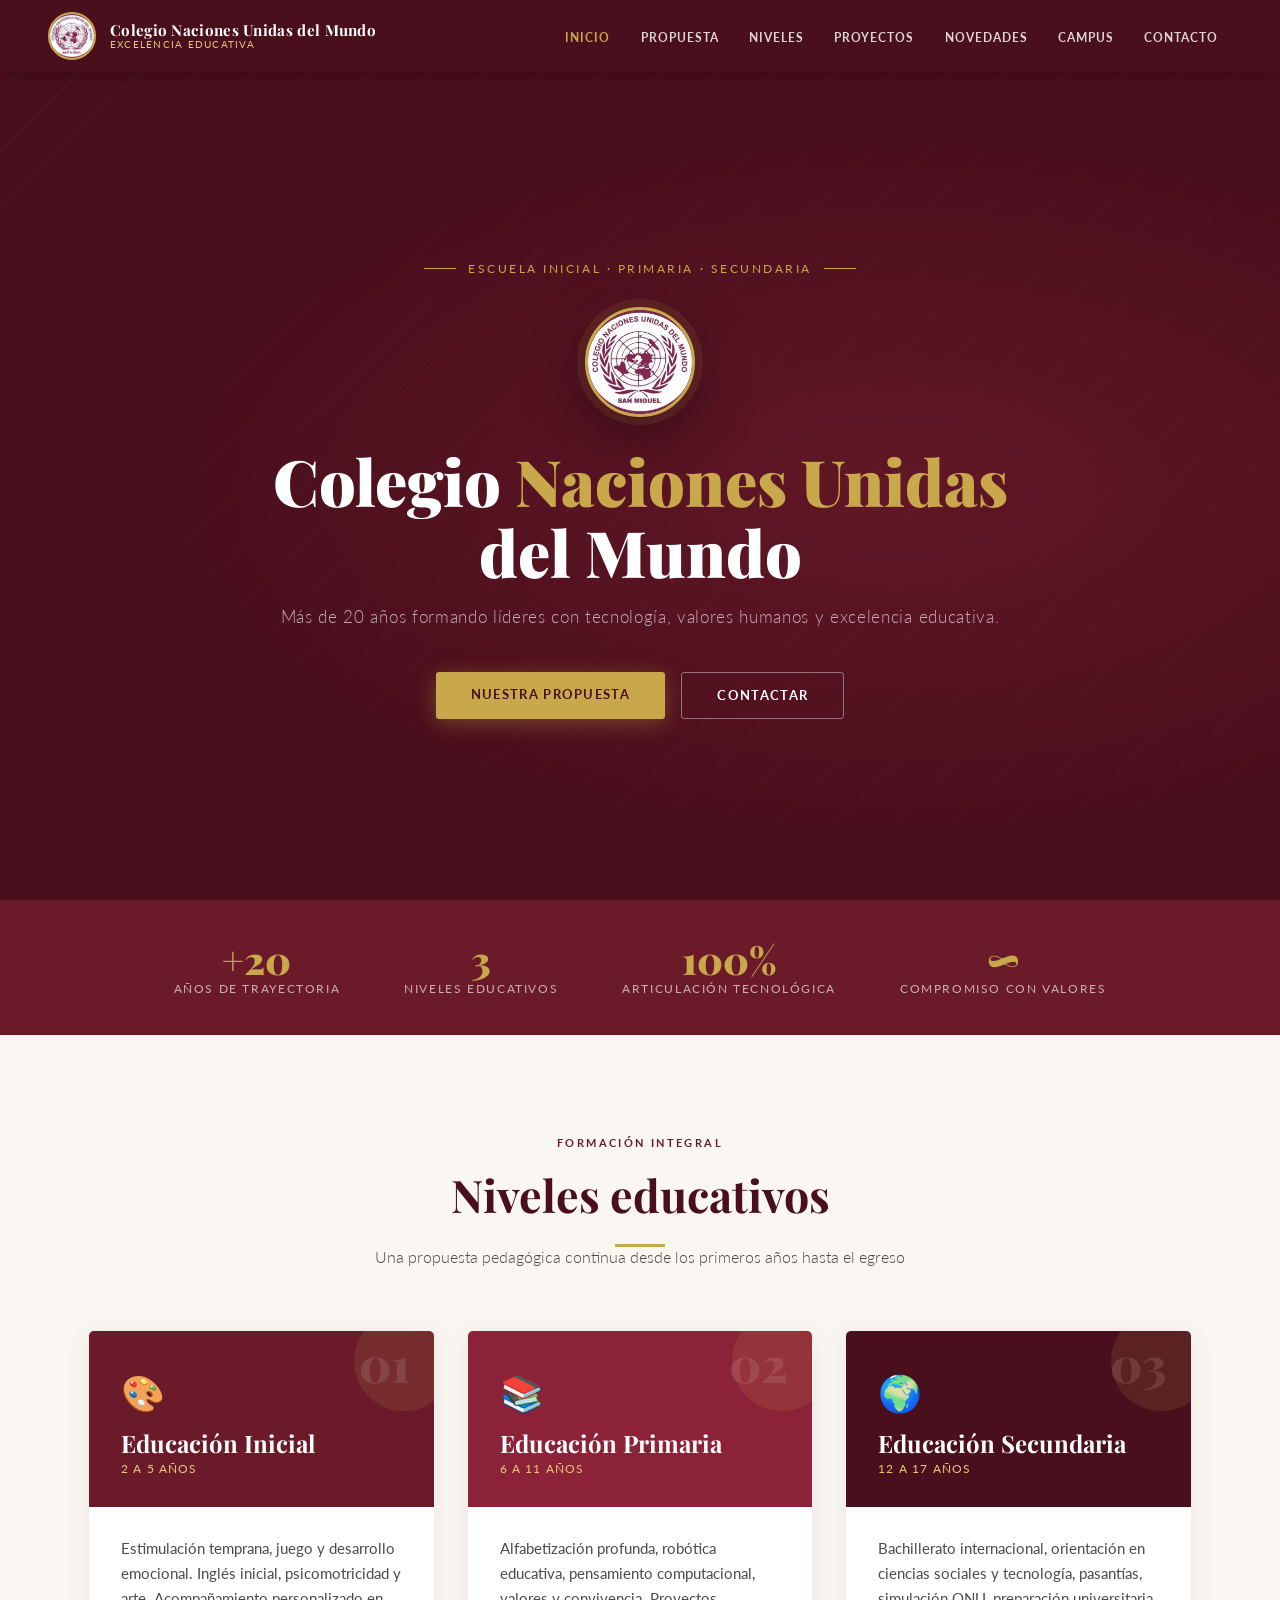
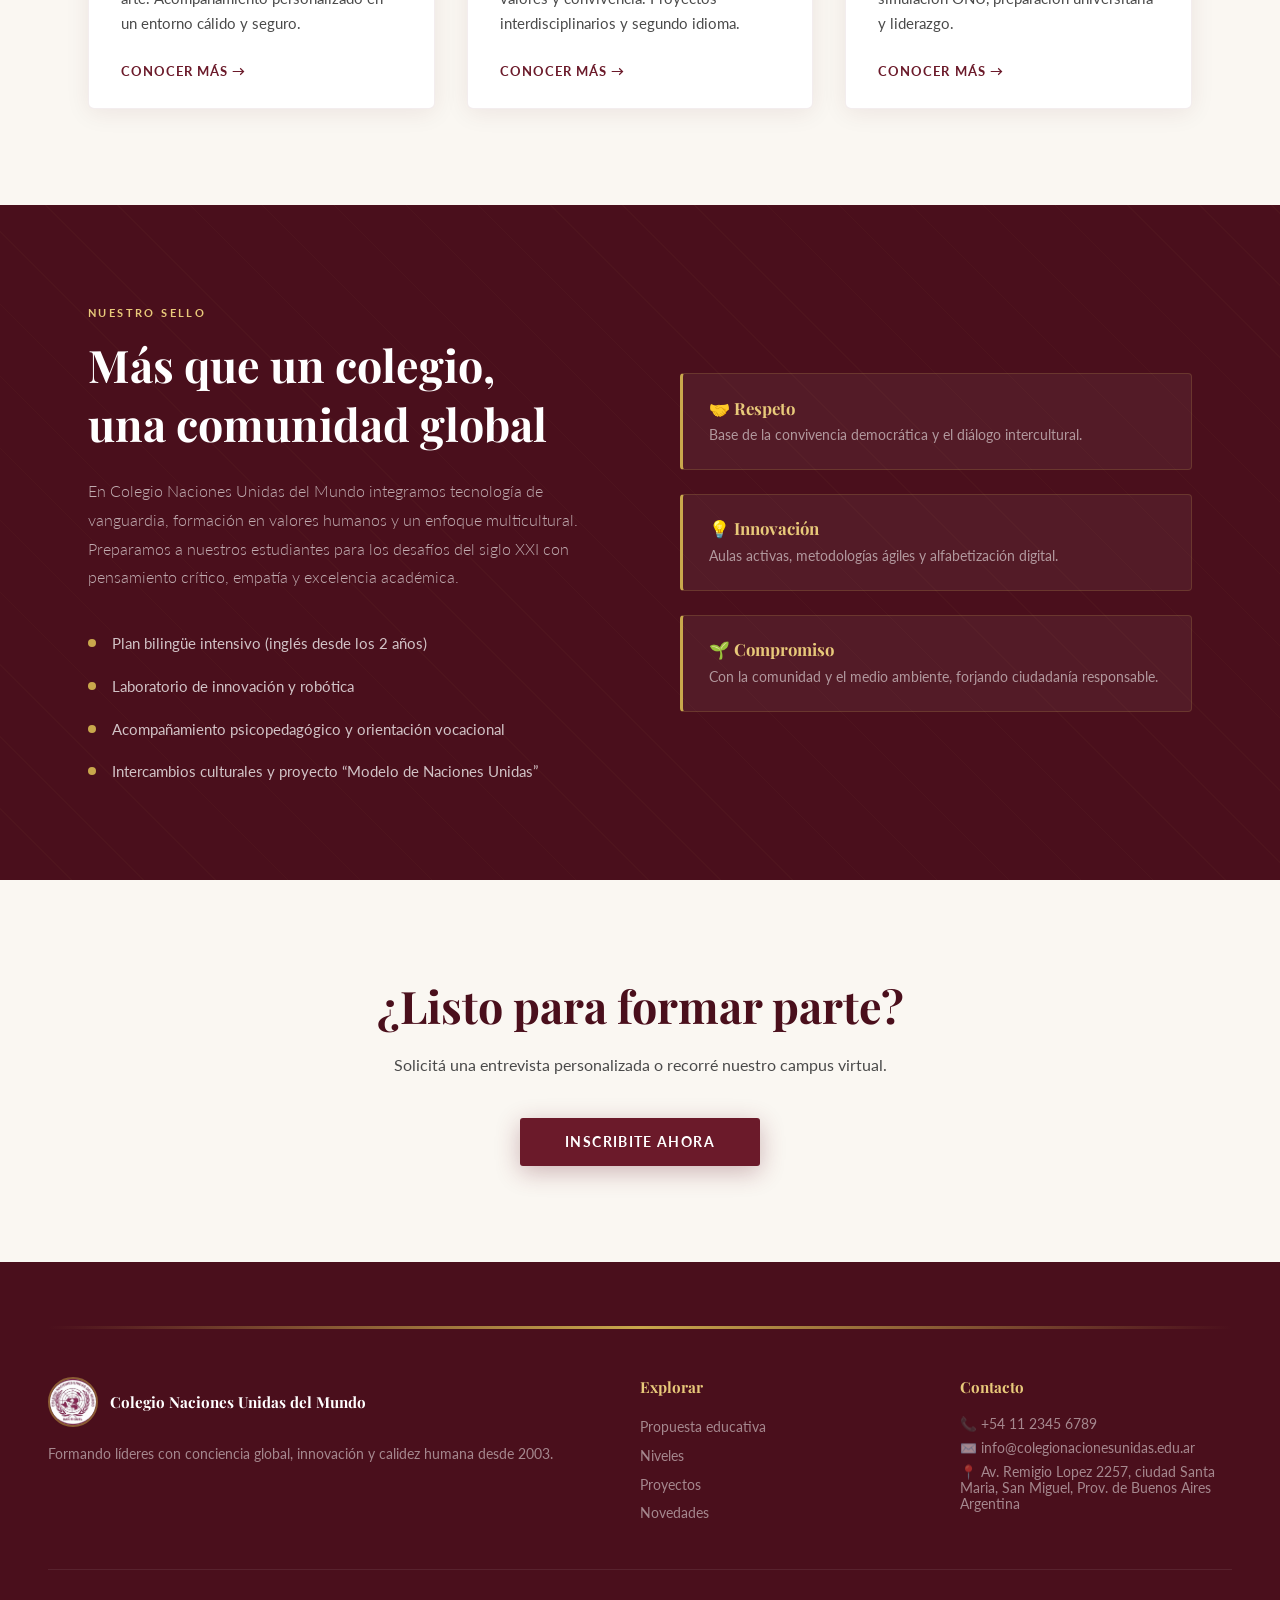
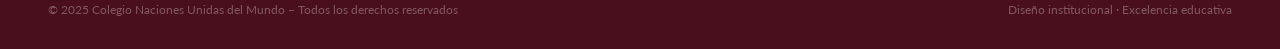
<file: index.html>
<!DOCTYPE html>
<html lang="es">
<head>
  <meta charset="UTF-8" />
  <meta name="viewport" content="width=device-width, initial-scale=1.0" />
  <title>Colegio Naciones Unidas del Mundo | Inicio</title>
  <link href="https://fonts.googleapis.com/css2?family=Playfair+Display:wght@400;600;700;900&family=Lato:wght@300;400;700&display=swap" rel="stylesheet" />
  <link rel="stylesheet" href="vista/estilo/estilo.css" />
</head>
<body>

  <!-- ── NAVBAR ────────────────────────────────────────────── -->
  <nav class="navbar">
    <div class="navbar-brand">
      <img src="https://vyrgyn33-cpu.github.io/proyecto-CNUM/vista/multimedial/logoCnum.jpg" alt="Logo CNUM" />
      <div class="brand-text">
        <span class="nombre">Colegio Naciones Unidas del Mundo</span>
        <span class="slogan">Excelencia educativa</span>
      </div>
    </div>
    <ul class="navbar-links">
      <li><a href="index.html" class="active">Inicio</a></li>
      <li><a href="vista/paginas/propuesta.html">Propuesta</a></li>
      <li><a href="vista/paginas/niveles.html">Niveles</a></li>
      <li><a href="vista/paginas/proyectos.html">Proyectos</a></li>
      <li><a href="vista/paginas/novedades.html">Novedades</a></li>
      <li><a href="vista/paginas/campus.html">Campus</a></li>
      <li><a href="vista/paginas/contacto.html">Contacto</a></li>
    </ul>
  </nav>

  <!-- ── HERO ──────────────────────────────────────────────── -->
  <section class="hero">
    <div class="hero-content">
      <div class="hero-eyebrow">Escuela Inicial · Primaria · Secundaria</div>
      <img
        class="hero-logo"
        src="https://vyrgyn33-cpu.github.io/proyecto-CNUM/vista/multimedial/logoCnum.jpg"
        alt="Logo Colegio Naciones Unidas del Mundo"
      />
      <h1 class="hero-title">
        Colegio <span>Naciones Unidas</span><br/>del Mundo
      </h1>
      <p class="hero-sub">
        Más de 20 años formando líderes con tecnología, valores humanos y excelencia educativa.
      </p>
      <div class="hero-btns">
        <a href="vista/paginas/propuesta.html" class="btn-primary">Nuestra propuesta</a>
        <a href="vista/paginas/contacto.html" class="btn-outline">Contactar</a>
      </div>
  </section>

  <!-- ── STATS ─────────────────────────────────────────────── -->
  <div class="stats-band">
    <div class="stat-item">
      <div class="stat-number">+20</div>
      <div class="stat-label">Años de trayectoria</div>
    </div>
    <div class="stat-item">
      <div class="stat-number">3</div>
      <div class="stat-label">Niveles educativos</div>
    </div>
    <div class="stat-item">
      <div class="stat-number">100%</div>
      <div class="stat-label">Articulación tecnológica</div>
    </div>
    <div class="stat-item">
      <div class="stat-number">∞</div>
      <div class="stat-label">Compromiso con valores</div>
    </div>
  </div>

  <!-- ── NIVELES ────────────────────────────────────────────── -->
  <main>
    <div class="section">
      <div class="section-header">
        <span class="section-tag">Formación integral</span>
        <h2 class="section-title">Niveles educativos</h2>
        <div class="section-divider"></div>
        <p class="section-subtitle">Una propuesta pedagógica continua desde los primeros años hasta el egreso</p>
      </div>
      <div class="levels-grid">
        <!-- Inicial -->
        <div class="level-card">
          <div class="level-card-top">
            <div class="level-num">01</div>
            <div class="level-icon">🎨</div>
            <h3>Educación Inicial</h3>
            <div class="level-age">2 a 5 años</div>
          </div>
          <div class="level-card-body">
            <p>Estimulación temprana, juego y desarrollo emocional. Inglés inicial, psicomotricidad y arte. Acompañamiento personalizado en un entorno cálido y seguro.</p>
            <a href="vista/paginas/niveles.html#inicial" class="level-link">Conocer más →</a>
          </div>
        </div>
        <!-- Primaria -->
        <div class="level-card">
          <div class="level-card-top">
            <div class="level-num">02</div>
            <div class="level-icon">📚</div>
            <h3>Educación Primaria</h3>
            <div class="level-age">6 a 11 años</div>
          </div>
          <div class="level-card-body">
            <p>Alfabetización profunda, robótica educativa, pensamiento computacional, valores y convivencia. Proyectos interdisciplinarios y segundo idioma.</p>
            <a href="vista/paginas/niveles.html#primaria" class="level-link">Conocer más →</a>
          </div>
        </div>
        <!-- Secundaria -->
        <div class="level-card">
          <div class="level-card-top">
            <div class="level-num">03</div>
            <div class="level-icon">🌍</div>
            <h3>Educación Secundaria</h3>
            <div class="level-age">12 a 17 años</div>
          </div>
          <div class="level-card-body">
            <p>Bachillerato internacional, orientación en ciencias sociales y tecnología, pasantías, simulación ONU, preparación universitaria y liderazgo.</p>
            <a href="vista/paginas/niveles.html#secundaria" class="level-link">Conocer más →</a>
          </div>
        </div>
      </div>
    </div>
  </main>

  <!-- ── SECCIÓN PROPUESTA ──────────────────────────────────── -->
  <section class="propuesta-section">
    <div class="propuesta-inner">
      <div class="propuesta-text">
        <span class="section-tag">Nuestro sello</span>
        <h2 class="section-title">Más que un colegio,<br/>una comunidad global</h2>
        <p class="propuesta-desc">
          En Colegio Naciones Unidas del Mundo integramos tecnología de vanguardia, 
          formación en valores humanos y un enfoque multicultural. Preparamos a 
          nuestros estudiantes para los desafíos del siglo XXI con pensamiento crítico, 
          empatía y excelencia académica.
        </p>
        <div class="propuesta-features">
          <div class="feat-item"><div class="feat-dot"></div><p>Plan bilingüe intensivo (inglés desde los 2 años)</p></div>
          <div class="feat-item"><div class="feat-dot"></div><p>Laboratorio de innovación y robótica</p></div>
          <div class="feat-item"><div class="feat-dot"></div><p>Acompañamiento psicopedagógico y orientación vocacional</p></div>
          <div class="feat-item"><div class="feat-dot"></div><p>Intercambios culturales y proyecto “Modelo de Naciones Unidas”</p></div>
        </div>
      </div>
      <div class="propuesta-visual">
        <div class="value-card"><h4>🤝 Respeto</h4><p>Base de la convivencia democrática y el diálogo intercultural.</p></div>
        <div class="value-card"><h4>💡 Innovación</h4><p>Aulas activas, metodologías ágiles y alfabetización digital.</p></div>
        <div class="value-card"><h4>🌱 Compromiso</h4><p>Con la comunidad y el medio ambiente, forjando ciudadanía responsable.</p></div>
      </div>
    </div>
  </section>

  <!-- ── CTA ────────────────────────────────────────────────── -->
  <div class="cta-section">
    <h2 class="section-title">¿Listo para formar parte?</h2>
    <p>Solicitá una entrevista personalizada o recorré nuestro campus virtual.</p>
    <a href="vista/paginas/contacto.html" class="cta-btn">Inscribite ahora</a>
  </div>

  <!-- ── FOOTER ─────────────────────────────────────────────── -->
  <footer>
    <div class="footer-gold-bar"></div>
    <div class="footer-grid">
      <div class="footer-brand">
        <div class="footer-logo-row">
          <img src="https://vyrgyn33-cpu.github.io/proyecto-CNUM/vista/multimedial/logoCnum.jpg" alt="Logo" />
          <span class="nombre">Colegio Naciones Unidas del Mundo</span>
        </div>
        <p>Formando líderes con conciencia global, innovación y calidez humana desde 2003.</p>
      </div>
      <div class="footer-col">
        <h4>Explorar</h4>
        <ul>
          <li><a href="vista/paginas/propuesta.html">Propuesta educativa</a></li>
          <li><a href="vista/paginas/niveles.html">Niveles</a></li>
          <li><a href="vista/paginas/proyectos.html">Proyectos</a></li>
          <li><a href="vista/paginas/novedades.html">Novedades</a></li>
        </ul>
      </div>
      <div class="footer-col">
        <h4>Contacto</h4>
        <div class="contact-item">📞 +54 11 2345 6789</div>
        <div class="contact-item">✉️ info@colegionacionesunidas.edu.ar</div>
        <div class="contact-item">📍 Av. Remigio Lopez 2257, ciudad Santa Maria, San Miguel, Prov. de Buenos Aires Argentina</div>
      </div>
    </div>
    <div class="footer-bottom">
      <p>© 2025 Colegio Naciones Unidas del Mundo – Todos los derechos reservados</p>
      <p>Diseño institucional · Excelencia educativa</p>
    </div>
  </footer>
</body>
</html>
</file>
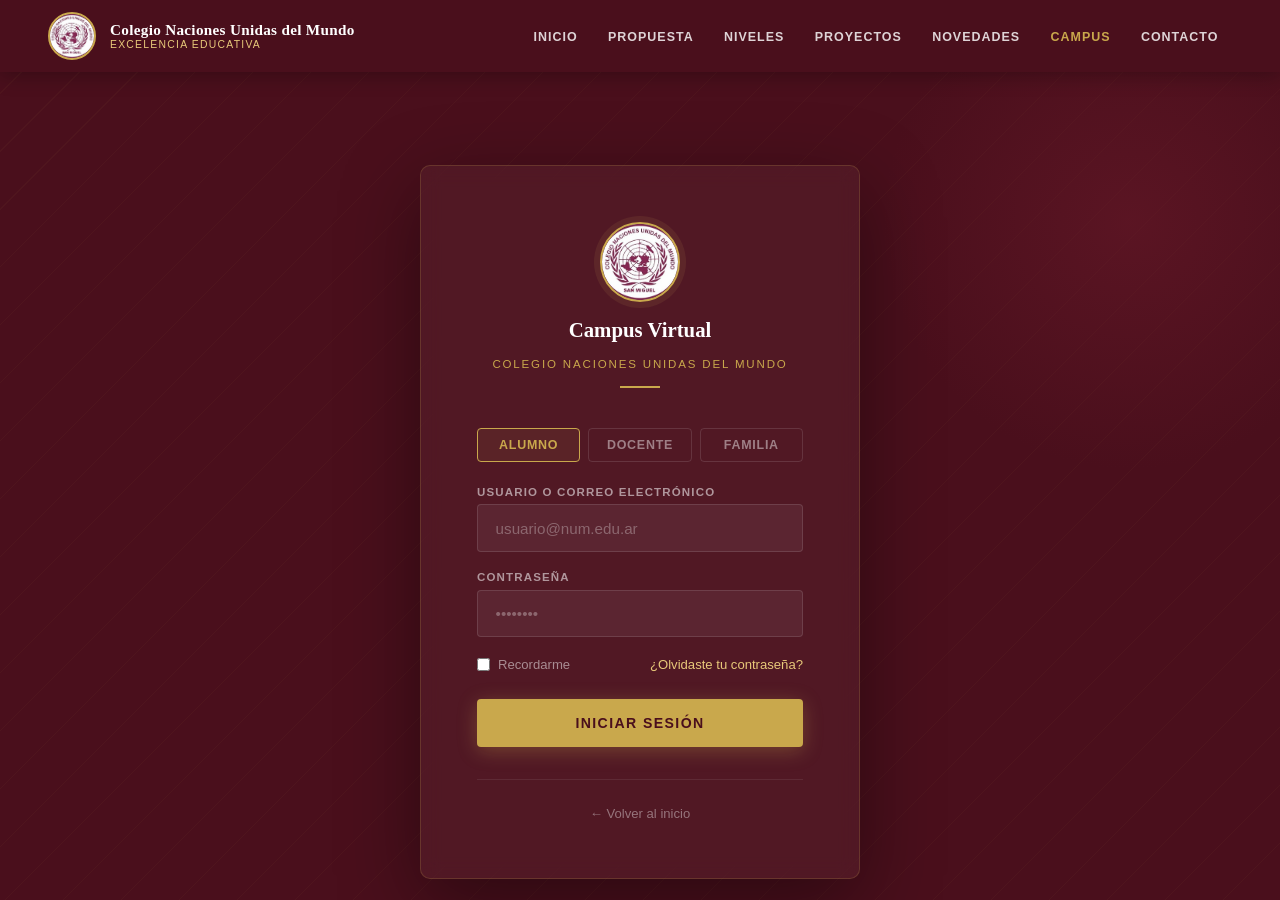
<file: vista/paginas/campus.html>
<!DOCTYPE html>
<html lang="es">
<head>
  <meta charset="UTF-8" />
  <meta name="viewport" content="width=device-width, initial-scale=1.0" />
  <title>Campus Virtual | Colegio Naciones Unidas del Mundo</title>
  <link rel="stylesheet" href="https://vyrgyn33-cpu.github.io/proyecto-CNUM/vista/estilo/estilo.css" />
  <style>
    .campus-wrapper {
      min-height: calc(100vh - 72px);
      padding-top: 72px;
      background: var(--bordo-dark);
      display: flex;
      align-items: center;
      justify-content: center;
      position: relative;
      overflow: hidden;
    }
    .campus-wrapper::before {
      content: '';
      position: absolute; inset: 0;
      background-image: repeating-linear-gradient(-45deg, transparent, transparent 40px, rgba(201,168,76,0.04) 40px, rgba(201,168,76,0.04) 41px);
    }
    .campus-wrapper::after {
      content: '';
      position: absolute;
      right: -100px; top: -100px;
      width: 500px; height: 500px;
      border-radius: 50%;
      background: radial-gradient(circle, rgba(107,26,42,0.5), transparent 70%);
    }
    .login-box {
      position: relative; z-index: 1;
      background: rgba(255,255,255,0.04);
      border: 1px solid rgba(201,168,76,0.2);
      border-radius: 10px;
      padding: 3.5rem;
      width: 100%; max-width: 440px;
      backdrop-filter: blur(10px);
      box-shadow: 0 24px 80px rgba(0,0,0,0.4);
    }
    .login-logo {
      display: flex; flex-direction: column; align-items: center; gap: 1rem;
      margin-bottom: 2.5rem;
    }
    .login-logo img {
      width: 80px; height: 80px;
      border-radius: 50%; object-fit: cover;
      border: 2px solid var(--gold);
      box-shadow: 0 0 0 6px rgba(201,168,76,0.1);
    }
    .login-logo h2 {
      font-family: 'Playfair Display', serif;
      font-size: 1.3rem; font-weight: 700;
      color: var(--white); text-align: center;
    }
    .login-logo .sub {
      font-size: 0.72rem; letter-spacing: 0.16em; text-transform: uppercase;
      color: var(--gold); text-align: center;
    }
    .login-divider { width: 40px; height: 2px; background: var(--gold); margin: 0 auto; }
    .login-form { display: flex; flex-direction: column; gap: 1.2rem; }
    .login-label {
      display: flex; flex-direction: column; gap: 0.4rem;
    }
    .login-label span {
      font-size: 0.72rem; font-weight: 700; letter-spacing: 0.1em;
      text-transform: uppercase; color: rgba(255,255,255,0.55);
    }
    .login-input {
      padding: 0.9rem 1.1rem;
      background: rgba(255,255,255,0.06);
      border: 1.5px solid rgba(255,255,255,0.12);
      border-radius: 4px;
      font-family: 'Lato', sans-serif;
      font-size: 0.95rem; color: var(--white);
      outline: none;
      transition: border-color 0.2s, background 0.2s;
    }
    .login-input::placeholder { color: rgba(255,255,255,0.3); }
    .login-input:focus {
      border-color: var(--gold);
      background: rgba(201,168,76,0.06);
    }
    .login-row {
      display: flex; justify-content: space-between; align-items: center;
    }
    .checkbox-label {
      display: flex; align-items: center; gap: 8px;
      font-size: 0.82rem; color: rgba(255,255,255,0.5); cursor: pointer;
    }
    .checkbox-label input { accent-color: var(--gold); }
    .forgot-link { font-size: 0.82rem; color: var(--gold-light); transition: color 0.2s; }
    .forgot-link:hover { color: var(--gold); }
    .login-btn {
      padding: 1rem; background: var(--gold); color: var(--bordo-dark);
      font-family: 'Lato', sans-serif; font-size: 0.88rem; font-weight: 700;
      letter-spacing: 0.1em; text-transform: uppercase;
      border: none; border-radius: 4px; cursor: pointer;
      transition: background 0.2s, transform 0.2s, box-shadow 0.2s;
      box-shadow: 0 4px 20px rgba(201,168,76,0.3);
      margin-top: 0.5rem;
    }
    .login-btn:hover { background: var(--gold-light); transform: translateY(-2px); box-shadow: 0 8px 28px rgba(201,168,76,0.4); }
    .login-footer {
      margin-top: 2rem; text-align: center;
      border-top: 1px solid rgba(255,255,255,0.08);
      padding-top: 1.5rem;
    }
    .login-footer a { font-size: 0.82rem; color: rgba(255,255,255,0.4); transition: color 0.2s; }
    .login-footer a:hover { color: var(--gold-light); }
    .tipo-acceso {
      display: flex; gap: 0.5rem; margin-bottom: 1.5rem;
    }
    .tipo-btn {
      flex: 1; padding: 0.55rem; border: 1.5px solid rgba(255,255,255,0.12);
      background: transparent; color: rgba(255,255,255,0.45);
      font-family: 'Lato', sans-serif; font-size: 0.78rem; font-weight: 700;
      letter-spacing: 0.06em; text-transform: uppercase;
      border-radius: 4px; cursor: pointer; transition: all 0.2s;
    }
    .tipo-btn.active { border-color: var(--gold); color: var(--gold); background: rgba(201,168,76,0.08); }
    .tipo-btn:hover:not(.active) { border-color: rgba(255,255,255,0.3); color: rgba(255,255,255,0.7); }
  </style>
</head>
<body>

  <nav class="navbar">
    <div class="navbar-brand">
      <img src="https://vyrgyn33-cpu.github.io/proyecto-CNUM/vista/multimedial/logoCnum.jpg" alt="Logo CNUM" />
      <div class="brand-text">
        <span class="nombre">Colegio Naciones Unidas del Mundo</span>
        <span class="slogan">Excelencia educativa</span>
      </div>
    </div>
    <ul class="navbar-links">
      <li><a href="../../index.html">Inicio</a></li>
      <li><a href="propuesta.html">Propuesta</a></li>
      <li><a href="niveles.html">Niveles</a></li>
      <li><a href="proyectos.html">Proyectos</a></li>
      <li><a href="novedades.html">Novedades</a></li>
      <li><a href="campus.html" class="active">Campus</a></li>
      <li><a href="contacto.html">Contacto</a></li>
    </ul>
  </nav>

  <div class="campus-wrapper">
    <div class="login-box">
      <div class="login-logo">
        <img src="https://vyrgyn33-cpu.github.io/proyecto-CNUM/vista/multimedial/logoCnum.jpg" alt="Logo CNUM" />
        <h2>Campus Virtual</h2>
        <span class="sub">Colegio Naciones Unidas del Mundo</span>
        <div class="login-divider"></div>
      </div>

      <div class="tipo-acceso">
        <button class="tipo-btn active" onclick="setTipo(this)">Alumno</button>
        <button class="tipo-btn" onclick="setTipo(this)">Docente</button>
        <button class="tipo-btn" onclick="setTipo(this)">Familia</button>
      </div>

      <div class="login-form">
        <div class="login-label">
          <span>Usuario o correo electrónico</span>
          <input class="login-input" type="text" placeholder="usuario@num.edu.ar" />
        </div>
        <div class="login-label">
          <span>Contraseña</span>
          <input class="login-input" type="password" placeholder="••••••••" />
        </div>
        <div class="login-row">
          <label class="checkbox-label">
            <input type="checkbox" /> Recordarme
          </label>
          <a href="#" class="forgot-link">¿Olvidaste tu contraseña?</a>
        </div>
        <button class="login-btn">Iniciar sesión</button>
      </div>

      <div class="login-footer">
        <a href="../../index.html">← Volver al inicio</a>
      </div>
    </div>
  </div>

  <script>
    function setTipo(btn) {
      document.querySelectorAll('.tipo-btn').forEach(b => b.classList.remove('active'));
      btn.classList.add('active');
    }
  </script>

</body>
</html>
</file>
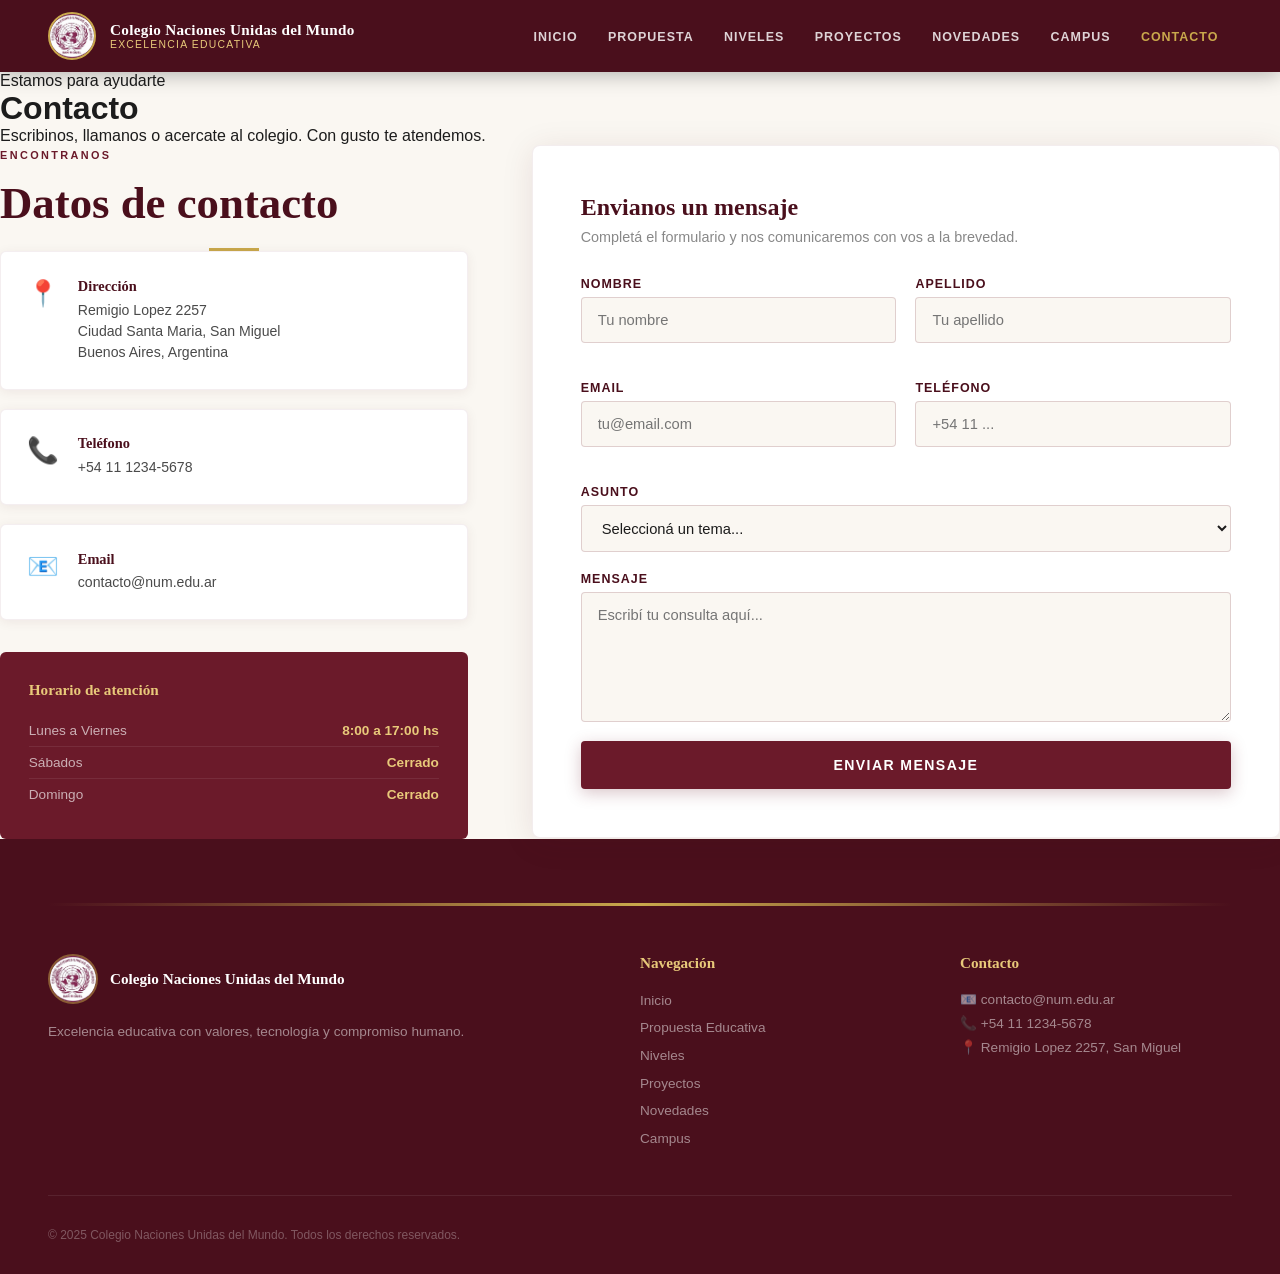
<file: vista/paginas/contacto.html>
<!DOCTYPE html>
<html lang="es">
<head>
  <meta charset="UTF-8" />
  <meta name="viewport" content="width=device-width, initial-scale=1.0" />
  <title>Contacto | Colegio Naciones Unidas del Mundo</title>
  <link rel="stylesheet" href="https://vyrgyn33-cpu.github.io/proyecto-CNUM/vista/estilo/estilo.css" />
  <style>
    .contacto-layout { display: grid; grid-template-columns: 1fr 1.6fr; gap: 4rem; align-items: start; }
    /* Info */
    .info-cards { display: flex; flex-direction: column; gap: 1.2rem; margin-bottom: 2rem; }
    .info-card { background: var(--white); border-radius: 6px; padding: 1.6rem; display: flex; align-items: flex-start; gap: 1.2rem; box-shadow: 0 2px 12px rgba(74,15,28,0.07); border: 1px solid rgba(107,26,42,0.07); transition: transform 0.2s; }
    .info-card:hover { transform: translateX(4px); }
    .info-icon { font-size: 1.6rem; min-width: 2rem; }
    .info-card h4 { font-family: 'Playfair Display', serif; font-size: 0.9rem; color: var(--bordo-dark); margin-bottom: 0.3rem; }
    .info-card p { font-size: 0.88rem; color: var(--text-mid); line-height: 1.5; }
    .horario-box { background: var(--bordo); border-radius: 6px; padding: 1.8rem; }
    .horario-box h4 { font-family: 'Playfair Display', serif; color: var(--gold-light); margin-bottom: 1rem; font-size: 0.95rem; }
    .horario-row { display: flex; justify-content: space-between; padding: 0.5rem 0; border-bottom: 1px solid rgba(255,255,255,0.08); font-size: 0.85rem; }
    .horario-row:last-child { border-bottom: none; }
    .horario-row span:first-child { color: rgba(255,255,255,0.65); }
    .horario-row span:last-child { color: var(--gold-light); font-weight: 700; }
    /* Formulario */
    .form-card { background: var(--white); border-radius: 8px; padding: 3rem; box-shadow: 0 4px 32px rgba(74,15,28,0.1); border: 1px solid rgba(107,26,42,0.08); }
    .form-card h3 { font-family: 'Playfair Display', serif; font-size: 1.5rem; color: var(--bordo-dark); margin-bottom: 0.5rem; }
    .form-card .form-desc { font-size: 0.9rem; color: var(--text-light); margin-bottom: 2rem; }
    .form-row { display: grid; grid-template-columns: 1fr 1fr; gap: 1.2rem; margin-bottom: 1.2rem; }
    .form-group { display: flex; flex-direction: column; gap: 0.4rem; margin-bottom: 1.2rem; }
    .form-group label { font-size: 0.78rem; font-weight: 700; letter-spacing: 0.08em; text-transform: uppercase; color: var(--bordo-dark); }
    .form-group input,
    .form-group select,
    .form-group textarea {
      padding: 0.85rem 1rem;
      border: 1.5px solid rgba(107,26,42,0.18);
      border-radius: 4px;
      font-family: 'Lato', sans-serif;
      font-size: 0.92rem;
      color: var(--text-dark);
      background: var(--cream);
      transition: border-color 0.2s, box-shadow 0.2s;
      outline: none;
    }
    .form-group input:focus,
    .form-group select:focus,
    .form-group textarea:focus {
      border-color: var(--bordo);
      box-shadow: 0 0 0 3px rgba(107,26,42,0.08);
      background: var(--white);
    }
    .form-group textarea { resize: vertical; min-height: 130px; }
    .form-submit { width: 100%; padding: 1rem; background: var(--bordo); color: var(--white); font-family: 'Lato', sans-serif; font-size: 0.88rem; font-weight: 700; letter-spacing: 0.1em; text-transform: uppercase; border: none; border-radius: 4px; cursor: pointer; transition: background 0.2s, transform 0.2s, box-shadow 0.2s; box-shadow: 0 4px 16px rgba(107,26,42,0.25); }
    .form-submit:hover { background: var(--bordo-light); transform: translateY(-2px); box-shadow: 0 8px 24px rgba(107,26,42,0.3); }
    .form-success { display: none; background: #E8F5E9; border: 1px solid #A5D6A7; border-radius: 4px; padding: 1rem 1.2rem; font-size: 0.9rem; color: #2E7D32; margin-top: 1rem; }
    @media (max-width: 900px) { .contacto-layout { grid-template-columns: 1fr; gap: 2.5rem; } .form-row { grid-template-columns: 1fr; } .form-card { padding: 2rem 1.5rem; } }
  </style>
</head>
<body>

  <nav class="navbar">
    <div class="navbar-brand">
      <img src="https://vyrgyn33-cpu.github.io/proyecto-CNUM/vista/multimedial/logoCnum.jpg" alt="Logo CNUM" />
      <div class="brand-text">
        <span class="nombre">Colegio Naciones Unidas del Mundo</span>
        <span class="slogan">Excelencia educativa</span>
      </div>
    </div>
    <ul class="navbar-links">
      <li><a href="../../index.html">Inicio</a></li>
      <li><a href="propuesta.html">Propuesta</a></li>
      <li><a href="niveles.html">Niveles</a></li>
      <li><a href="proyectos.html">Proyectos</a></li>
      <li><a href="novedades.html">Novedades</a></li>
      <li><a href="campus.html">Campus</a></li>
      <li><a href="contacto.html" class="active">Contacto</a></li>
    </ul>
  </nav>

  <div class="page-hero">
    <div class="page-hero-inner">
      <span class="page-eyebrow">Estamos para ayudarte</span>
      <h1>Contacto</h1>
      <p>Escribinos, llamanos o acercate al colegio. Con gusto te atendemos.</p>
      <div class="gold-bar"></div>
    </div>
  </div>

  <div class="page-content">
    <div class="contacto-layout">

      <!-- Información -->
      <div>
        <span class="section-tag">Encontranos</span>
        <h2 class="section-title">Datos de contacto</h2>
        <div class="section-divider"></div>

        <div class="info-cards">
          <div class="info-card">
            <div class="info-icon">📍</div>
            <div>
              <h4>Dirección</h4>
              <p>Remigio Lopez 2257<br/>Ciudad Santa Maria, San Miguel<br/>Buenos Aires, Argentina</p>
            </div>
          </div>
          <div class="info-card">
            <div class="info-icon">📞</div>
            <div>
              <h4>Teléfono</h4>
              <p>+54 11 1234-5678</p>
            </div>
          </div>
          <div class="info-card">
            <div class="info-icon">📧</div>
            <div>
              <h4>Email</h4>
              <p>contacto@num.edu.ar</p>
            </div>
          </div>
        </div>

        <div class="horario-box">
          <h4>Horario de atención</h4>
          <div class="horario-row"><span>Lunes a Viernes</span><span>8:00 a 17:00 hs</span></div>
          <div class="horario-row"><span>Sábados</span><span>Cerrado</span></div>
          <div class="horario-row"><span>Domingo</span><span>Cerrado</span></div>
        </div>
      </div>

      <!-- Formulario -->
      <div class="form-card">
        <h3>Envianos un mensaje</h3>
        <p class="form-desc">Completá el formulario y nos comunicaremos con vos a la brevedad.</p>

        <div class="form-row">
          <div class="form-group">
            <label for="nombre">Nombre</label>
            <input type="text" id="nombre" placeholder="Tu nombre" />
          </div>
          <div class="form-group">
            <label for="apellido">Apellido</label>
            <input type="text" id="apellido" placeholder="Tu apellido" />
          </div>
        </div>

        <div class="form-row">
          <div class="form-group">
            <label for="email">Email</label>
            <input type="email" id="email" placeholder="tu@email.com" />
          </div>
          <div class="form-group">
            <label for="telefono">Teléfono</label>
            <input type="tel" id="telefono" placeholder="+54 11 ..." />
          </div>
        </div>

        <div class="form-group">
          <label for="asunto">Asunto</label>
          <select id="asunto">
            <option value="">Seleccioná un tema...</option>
            <option value="inscripcion">Inscripción</option>
            <option value="inicial">Nivel Inicial</option>
            <option value="primaria">Nivel Primario</option>
            <option value="secundario">Nivel Secundario</option>
            <option value="proyectos">Proyectos especiales</option>
            <option value="campus">Campus virtual</option>
            <option value="otro">Otro</option>
          </select>
        </div>

        <div class="form-group">
          <label for="mensaje">Mensaje</label>
          <textarea id="mensaje" placeholder="Escribí tu consulta aquí..."></textarea>
        </div>

        <button class="form-submit" onclick="enviarMensaje()">Enviar mensaje</button>
        <div class="form-success" id="form-success">✅ ¡Mensaje enviado! Nos comunicaremos con vos pronto.</div>
      </div>

    </div>
  </div>

  <footer>
    <div class="footer-gold-bar"></div>
    <div class="footer-grid">
      <div class="footer-brand">
        <div class="footer-logo-row">
          <img src="https://vyrgyn33-cpu.github.io/proyecto-CNUM/vista/multimedial/logoCnum.jpg" alt="Logo CNUM" />
          <div class="nombre">Colegio Naciones Unidas del Mundo</div>
        </div>
        <p>Excelencia educativa con valores, tecnología y compromiso humano.</p>
      </div>
      <div class="footer-col">
        <h4>Navegación</h4>
        <ul>
          <li><a href="../../index.html">Inicio</a></li>
          <li><a href="propuesta.html">Propuesta Educativa</a></li>
          <li><a href="niveles.html">Niveles</a></li>
          <li><a href="proyectos.html">Proyectos</a></li>
          <li><a href="novedades.html">Novedades</a></li>
          <li><a href="campus.html">Campus</a></li>
        </ul>
      </div>
      <div class="footer-col">
        <h4>Contacto</h4>
        <p class="contact-item">📧 contacto@num.edu.ar</p>
        <p class="contact-item">📞 +54 11 1234-5678</p>
        <p class="contact-item">📍 Remigio Lopez 2257, San Miguel</p>
      </div>
    </div>
    <div class="footer-bottom">
      <p>© 2025 Colegio Naciones Unidas del Mundo. Todos los derechos reservados.</p>
    </div>
  </footer>

  <script>
    function enviarMensaje() {
      const nombre = document.getElementById('nombre').value;
      const email = document.getElementById('email').value;
      const mensaje = document.getElementById('mensaje').value;
      if (!nombre || !email || !mensaje) {
        alert('Por favor completá los campos obligatorios: nombre, email y mensaje.');
        return;
      }
      document.getElementById('form-success').style.display = 'block';
    }
  </script>

</body>
</html>
</file>
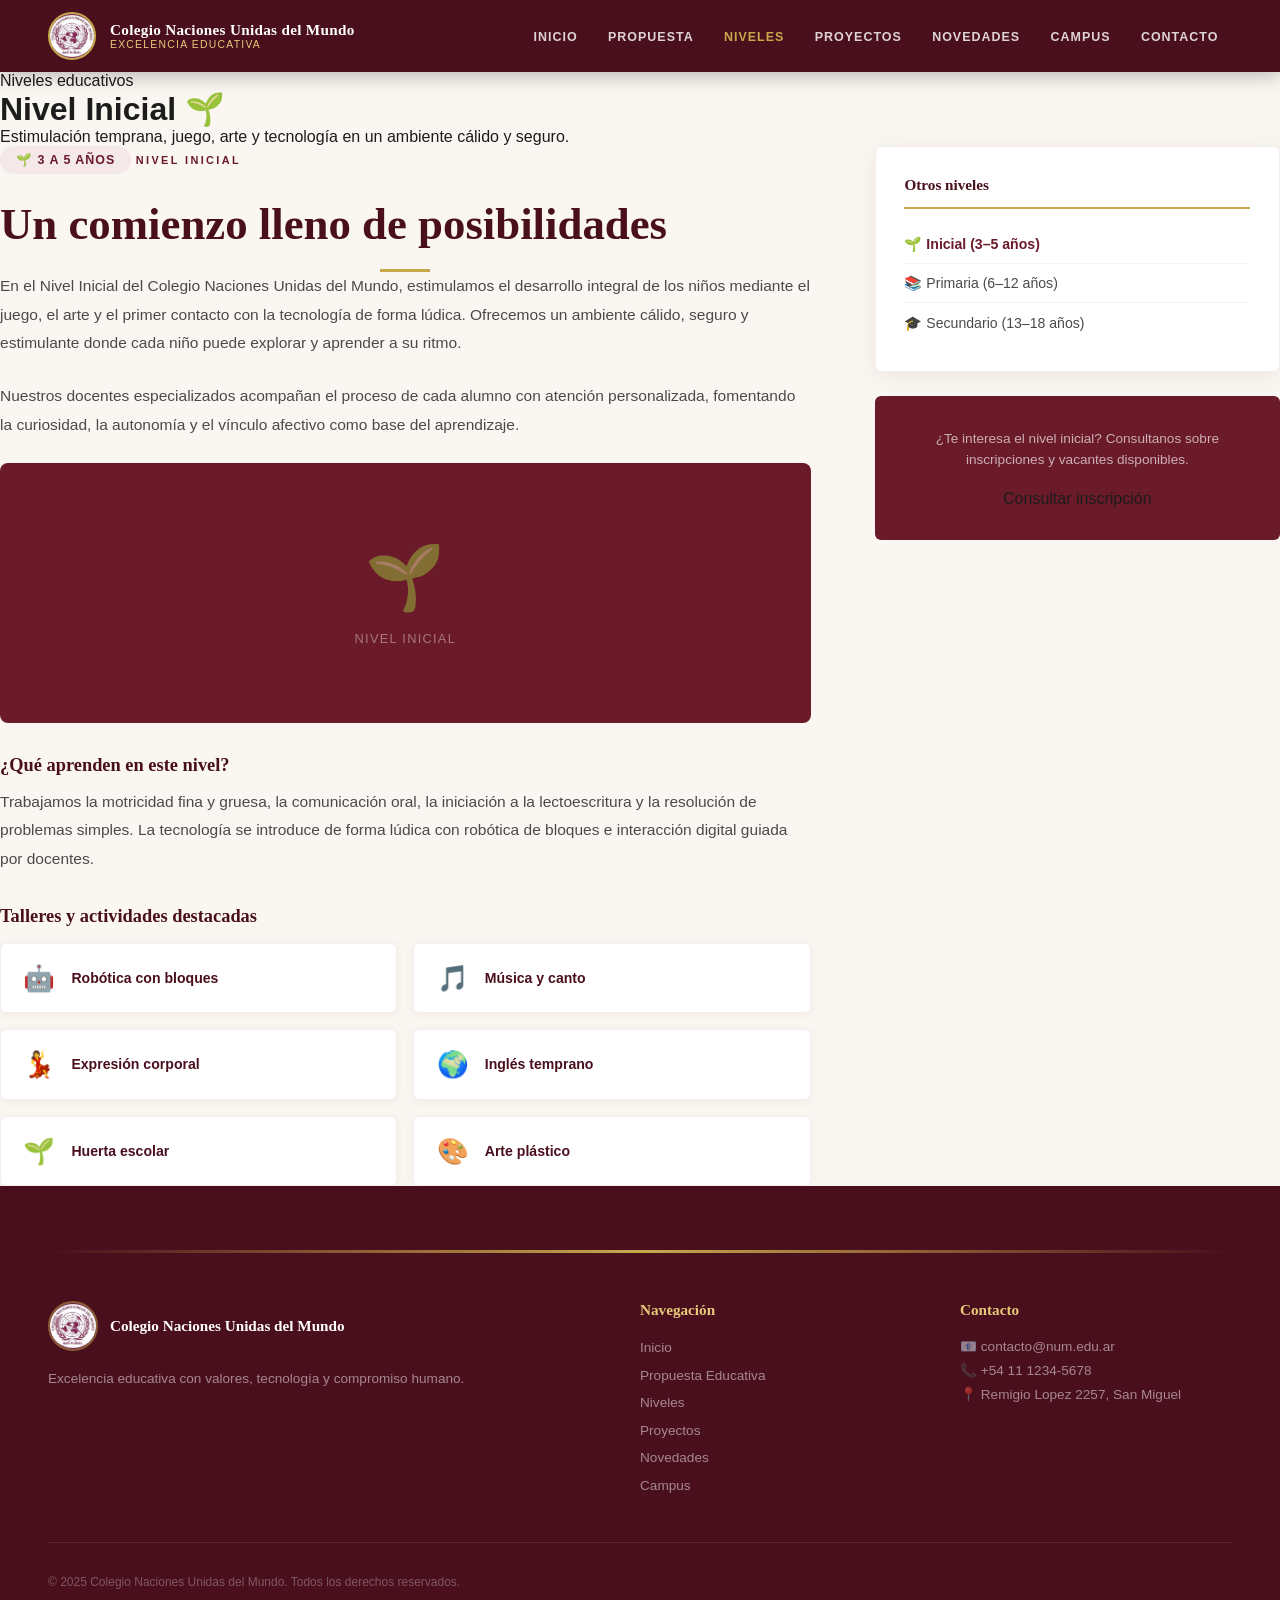
<file: vista/paginas/inicial.html>
<!DOCTYPE html>
<html lang="es">
<head>
  <meta charset="UTF-8" />
  <meta name="viewport" content="width=device-width, initial-scale=1.0" />
  <title>Nivel Inicial | Colegio Naciones Unidas del Mundo</title>
  <link rel="stylesheet" href="https://vyrgyn33-cpu.github.io/proyecto-CNUM/vista/estilo/estilo.css" />
  <style>
    .nivel-layout { display: grid; grid-template-columns: 2fr 1fr; gap: 4rem; align-items: start; }
    .nivel-body p { font-size: 0.97rem; color: var(--text-mid); line-height: 1.85; margin-bottom: 1.5rem; }
    .nivel-body h3 { font-family: 'Playfair Display', serif; font-size: 1.15rem; color: var(--bordo-dark); margin: 2rem 0 0.7rem; }
    .actividades-grid { display: grid; grid-template-columns: repeat(2, 1fr); gap: 1rem; margin-top: 1rem; }
    .actividad-item { background: var(--white); border-radius: 6px; padding: 1.2rem 1.4rem; display: flex; align-items: center; gap: 1rem; box-shadow: 0 2px 10px rgba(74,15,28,0.06); border: 1px solid rgba(107,26,42,0.07); }
    .actividad-item .act-icon { font-size: 1.6rem; }
    .actividad-item span { font-size: 0.88rem; font-weight: 700; color: var(--bordo-dark); }
    .nivel-img { width: 100%; border-radius: 8px; object-fit: cover; height: 260px; box-shadow: 0 8px 32px rgba(74,15,28,0.15); }
    .img-placeholder { width: 100%; height: 260px; background: var(--bordo); border-radius: 8px; display: flex; flex-direction: column; align-items: center; justify-content: center; gap: 1rem; }
    .img-placeholder .ph-icon { font-size: 4rem; opacity: 0.5; }
    .img-placeholder span { font-size: 0.8rem; color: rgba(255,255,255,0.4); letter-spacing: 0.1em; text-transform: uppercase; }
    .sidebar-nav { background: var(--white); border-radius: 6px; padding: 1.8rem; box-shadow: 0 4px 24px rgba(74,15,28,0.08); border: 1px solid rgba(107,26,42,0.08); margin-bottom: 1.5rem; }
    .sidebar-nav h4 { font-family: 'Playfair Display', serif; color: var(--bordo-dark); font-size: 0.95rem; margin-bottom: 1rem; padding-bottom: 0.8rem; border-bottom: 2px solid var(--gold); }
    .nivel-nav-link { display: flex; align-items: center; gap: 10px; padding: 0.7rem 0; border-bottom: 1px solid rgba(107,26,42,0.06); font-size: 0.88rem; color: var(--text-mid); transition: color 0.2s, padding-left 0.2s; }
    .nivel-nav-link:last-child { border-bottom: none; }
    .nivel-nav-link:hover { color: var(--bordo); padding-left: 4px; }
    .nivel-nav-link.active { color: var(--bordo); font-weight: 700; }
    .cta-aside { background: var(--bordo); border-radius: 6px; padding: 2rem; text-align: center; }
    .cta-aside p { font-size: 0.85rem; color: rgba(255,255,255,0.65); margin-bottom: 1.2rem; line-height: 1.6; }
    .edad-badge { display: inline-flex; align-items: center; gap: 8px; background: var(--bordo-pale); color: var(--bordo); font-size: 0.78rem; font-weight: 700; letter-spacing: 0.08em; text-transform: uppercase; padding: 0.4rem 1rem; border-radius: 20px; margin-bottom: 1.5rem; }
    @media (max-width: 900px) { .nivel-layout { grid-template-columns: 1fr; } .actividades-grid { grid-template-columns: 1fr; } }
  </style>
</head>
<body>

  <nav class="navbar">
    <div class="navbar-brand">
      <img src="https://vyrgyn33-cpu.github.io/proyecto-CNUM/vista/multimedial/logoCnum.jpg" alt="Logo CNUM" />
      <div class="brand-text">
        <span class="nombre">Colegio Naciones Unidas del Mundo</span>
        <span class="slogan">Excelencia educativa</span>
      </div>
    </div>
    <ul class="navbar-links">
      <li><a href="../../index.html">Inicio</a></li>
      <li><a href="propuesta.html">Propuesta</a></li>
      <li><a href="niveles.html" class="active">Niveles</a></li>
      <li><a href="proyectos.html">Proyectos</a></li>
      <li><a href="novedades.html">Novedades</a></li>
      <li><a href="campus.html">Campus</a></li>
      <li><a href="contacto.html">Contacto</a></li>
    </ul>
  </nav>

  <div class="page-hero">
    <div class="page-hero-inner">
      <span class="page-eyebrow">Niveles educativos</span>
      <h1>Nivel Inicial 🌱</h1>
      <p>Estimulación temprana, juego, arte y tecnología en un ambiente cálido y seguro.</p>
      <div class="gold-bar"></div>
    </div>
  </div>

  <div class="page-content">
    <div class="nivel-layout">

      <div class="nivel-body">
        <div class="edad-badge">🌱 3 a 5 años</div>
        <span class="section-tag">Nivel Inicial</span>
        <h2 class="section-title">Un comienzo lleno de posibilidades</h2>
        <div class="section-divider"></div>

        <p>En el Nivel Inicial del Colegio Naciones Unidas del Mundo, estimulamos el desarrollo integral de los niños mediante el juego, el arte y el primer contacto con la tecnología de forma lúdica. Ofrecemos un ambiente cálido, seguro y estimulante donde cada niño puede explorar y aprender a su ritmo.</p>

        <p>Nuestros docentes especializados acompañan el proceso de cada alumno con atención personalizada, fomentando la curiosidad, la autonomía y el vínculo afectivo como base del aprendizaje.</p>

        <div class="img-placeholder">
          <div class="ph-icon">🌱</div>
          <span>Nivel Inicial</span>
        </div>

        <h3>¿Qué aprenden en este nivel?</h3>
        <p>Trabajamos la motricidad fina y gruesa, la comunicación oral, la iniciación a la lectoescritura y la resolución de problemas simples. La tecnología se introduce de forma lúdica con robótica de bloques e interacción digital guiada por docentes.</p>

        <h3>Talleres y actividades destacadas</h3>
        <div class="actividades-grid">
          <div class="actividad-item"><span class="act-icon">🤖</span><span>Robótica con bloques</span></div>
          <div class="actividad-item"><span class="act-icon">🎵</span><span>Música y canto</span></div>
          <div class="actividad-item"><span class="act-icon">💃</span><span>Expresión corporal</span></div>
          <div class="actividad-item"><span class="act-icon">🌍</span><span>Inglés temprano</span></div>
          <div class="actividad-item"><span class="act-icon">🌱</span><span>Huerta escolar</span></div>
          <div class="actividad-item"><span class="act-icon">🎨</span><span>Arte plástico</span></div>
        </div>
      </div>

      <div>
        <div class="sidebar-nav">
          <h4>Otros niveles</h4>
          <a href="inicial.html" class="nivel-nav-link active">🌱 Inicial (3–5 años)</a>
          <a href="primaria.html" class="nivel-nav-link">📚 Primaria (6–12 años)</a>
          <a href="niveles.html" class="nivel-nav-link">🎓 Secundario (13–18 años)</a>
        </div>
        <div class="cta-aside">
          <p>¿Te interesa el nivel inicial? Consultanos sobre inscripciones y vacantes disponibles.</p>
          <a href="contacto.html" class="btn-gold">Consultar inscripción</a>
        </div>
      </div>

    </div>
  </div>

  <footer>
    <div class="footer-gold-bar"></div>
    <div class="footer-grid">
      <div class="footer-brand">
        <div class="footer-logo-row">
          <img src="https://vyrgyn33-cpu.github.io/proyecto-CNUM/vista/multimedial/logoCnum.jpg" alt="Logo CNUM" />
          <div class="nombre">Colegio Naciones Unidas del Mundo</div>
        </div>
        <p>Excelencia educativa con valores, tecnología y compromiso humano.</p>
      </div>
      <div class="footer-col">
        <h4>Navegación</h4>
        <ul>
          <li><a href="../../index.html">Inicio</a></li>
          <li><a href="propuesta.html">Propuesta Educativa</a></li>
          <li><a href="niveles.html">Niveles</a></li>
          <li><a href="proyectos.html">Proyectos</a></li>
          <li><a href="novedades.html">Novedades</a></li>
          <li><a href="campus.html">Campus</a></li>
        </ul>
      </div>
      <div class="footer-col">
        <h4>Contacto</h4>
        <p class="contact-item">📧 contacto@num.edu.ar</p>
        <p class="contact-item">📞 +54 11 1234-5678</p>
        <p class="contact-item">📍 Remigio Lopez 2257, San Miguel</p>
      </div>
    </div>
    <div class="footer-bottom">
      <p>© 2025 Colegio Naciones Unidas del Mundo. Todos los derechos reservados.</p>
    </div>
  </footer>

</body>
</html>
</file>
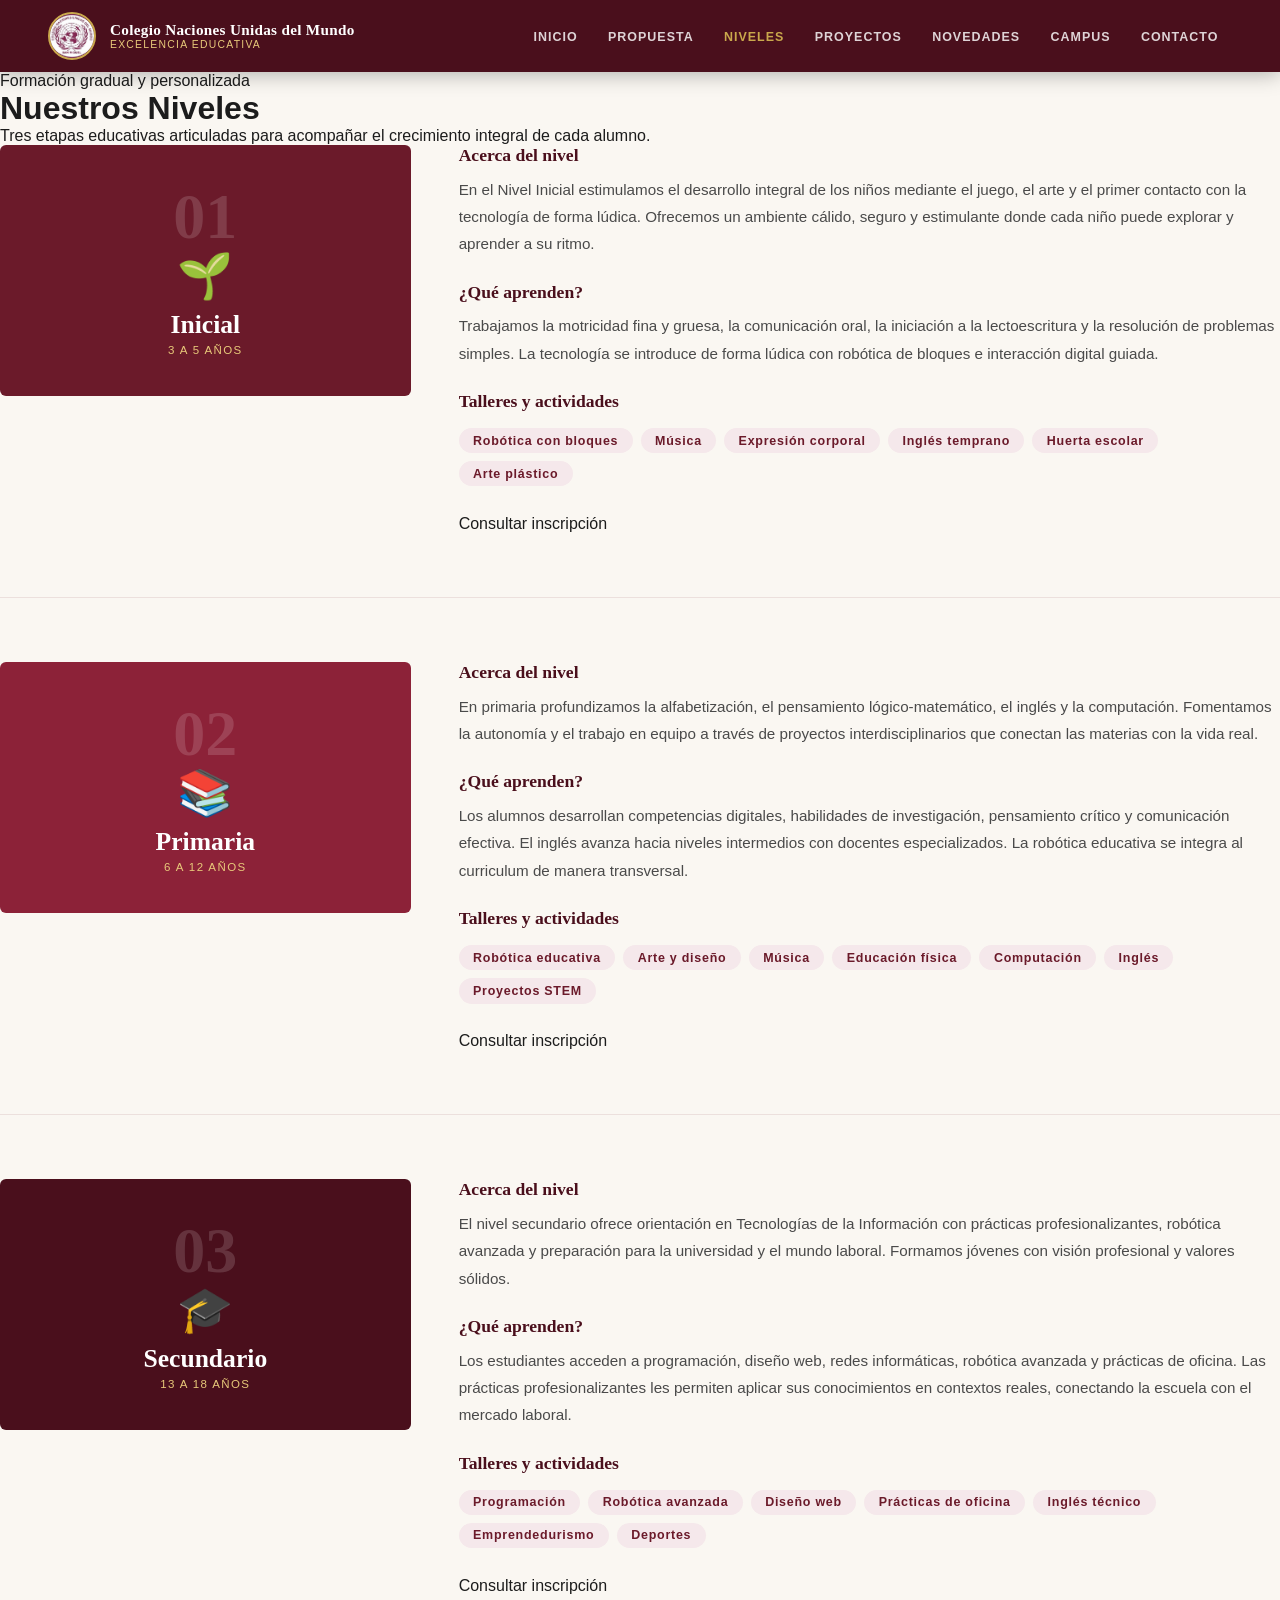
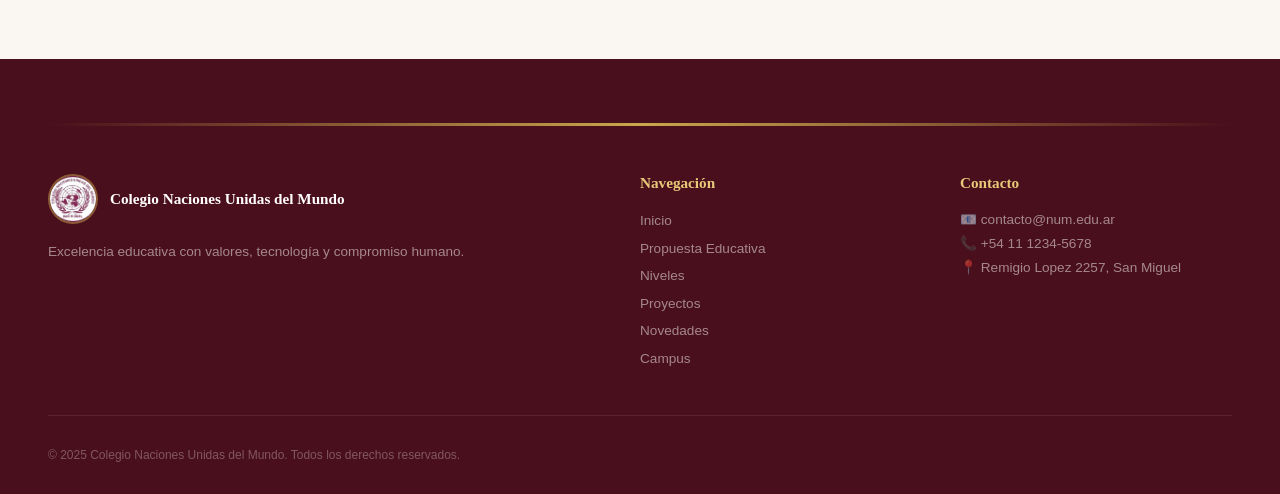
<file: vista/paginas/niveles.html>
<!DOCTYPE html>
<html lang="es">
<head>
  <meta charset="UTF-8" />
  <meta name="viewport" content="width=device-width, initial-scale=1.0" />
  <title>Niveles Educativos | Colegio Naciones Unidas del Mundo</title>
  <link rel="stylesheet" href="https://vyrgyn33-cpu.github.io/proyecto-CNUM/vista/estilo/estilo.css" />
  <style>
    .nivel-block { display: grid; grid-template-columns: 1fr 2fr; gap: 3rem; align-items: start; margin-bottom: 4rem; padding-bottom: 4rem; border-bottom: 1px solid rgba(107,26,42,0.1); }
    .nivel-block:last-child { border-bottom: none; margin-bottom: 0; }
    .nivel-label { background: var(--bordo); border-radius: 6px; padding: 2.5rem 2rem; text-align: center; position: sticky; top: 90px; }
    .nivel-label .num { font-family: 'Playfair Display', serif; font-size: 4rem; font-weight: 900; color: rgba(255,255,255,0.15); line-height: 1; }
    .nivel-label .icon { font-size: 2.8rem; margin-bottom: 0.5rem; }
    .nivel-label h3 { font-family: 'Playfair Display', serif; font-size: 1.6rem; color: var(--white); }
    .nivel-label .edad { font-size: 0.72rem; letter-spacing: 0.12em; text-transform: uppercase; color: var(--gold-light); margin-top: 4px; }
    .nivel-block:nth-child(2) .nivel-label { background: var(--bordo-light); }
    .nivel-block:nth-child(3) .nivel-label { background: var(--bordo-dark); }
    .nivel-info h4 { font-family: 'Playfair Display', serif; font-size: 1.1rem; color: var(--bordo-dark); margin: 1.5rem 0 0.6rem; }
    .nivel-info h4:first-child { margin-top: 0; }
    .nivel-info p { font-size: 0.95rem; color: var(--text-mid); line-height: 1.8; margin-bottom: 1rem; }
    .taller-chips { display: flex; flex-wrap: wrap; gap: 0.5rem; margin-top: 1rem; }
    .chip { background: var(--bordo-pale); color: var(--bordo); font-size: 0.78rem; font-weight: 700; letter-spacing: 0.06em; padding: 0.35rem 0.9rem; border-radius: 20px; }
    .nivel-cta { margin-top: 1.8rem; }
    @media (max-width: 900px) { .nivel-block { grid-template-columns: 1fr; } .nivel-label { position: static; } }
  </style>
</head>
<body>

  <nav class="navbar">
    <div class="navbar-brand">
      <img src="https://vyrgyn33-cpu.github.io/proyecto-CNUM/vista/multimedial/logoCnum.jpg" alt="Logo CNUM" />
      <div class="brand-text">
        <span class="nombre">Colegio Naciones Unidas del Mundo</span>
        <span class="slogan">Excelencia educativa</span>
      </div>
    </div>
    <ul class="navbar-links">
      <li><a href="../../index.html">Inicio</a></li>
      <li><a href="propuesta.html">Propuesta</a></li>
      <li><a href="niveles.html" class="active">Niveles</a></li>
      <li><a href="proyectos.html">Proyectos</a></li>
      <li><a href="novedades.html">Novedades</a></li>
      <li><a href="campus.html">Campus</a></li>
      <li><a href="contacto.html">Contacto</a></li>
    </ul>
  </nav>

  <div class="page-hero">
    <div class="page-hero-inner">
      <span class="page-eyebrow">Formación gradual y personalizada</span>
      <h1>Nuestros Niveles</h1>
      <p>Tres etapas educativas articuladas para acompañar el crecimiento integral de cada alumno.</p>
      <div class="gold-bar"></div>
    </div>
  </div>

  <div class="page-content">

    <!-- INICIAL -->
    <div class="nivel-block">
      <div class="nivel-label">
        <div class="num">01</div>
        <div class="icon">🌱</div>
        <h3>Inicial</h3>
        <div class="edad">3 a 5 años</div>
      </div>
      <div class="nivel-info">
        <h4>Acerca del nivel</h4>
        <p>En el Nivel Inicial estimulamos el desarrollo integral de los niños mediante el juego, el arte y el primer contacto con la tecnología de forma lúdica. Ofrecemos un ambiente cálido, seguro y estimulante donde cada niño puede explorar y aprender a su ritmo.</p>
        <h4>¿Qué aprenden?</h4>
        <p>Trabajamos la motricidad fina y gruesa, la comunicación oral, la iniciación a la lectoescritura y la resolución de problemas simples. La tecnología se introduce de forma lúdica con robótica de bloques e interacción digital guiada.</p>
        <h4>Talleres y actividades</h4>
        <div class="taller-chips">
          <span class="chip">Robótica con bloques</span>
          <span class="chip">Música</span>
          <span class="chip">Expresión corporal</span>
          <span class="chip">Inglés temprano</span>
          <span class="chip">Huerta escolar</span>
          <span class="chip">Arte plástico</span>
        </div>
        <div class="nivel-cta">
          <a href="contacto.html" class="btn-bordo">Consultar inscripción</a>
        </div>
      </div>
    </div>

    <!-- PRIMARIA -->
    <div class="nivel-block">
      <div class="nivel-label">
        <div class="num">02</div>
        <div class="icon">📚</div>
        <h3>Primaria</h3>
        <div class="edad">6 a 12 años</div>
      </div>
      <div class="nivel-info">
        <h4>Acerca del nivel</h4>
        <p>En primaria profundizamos la alfabetización, el pensamiento lógico-matemático, el inglés y la computación. Fomentamos la autonomía y el trabajo en equipo a través de proyectos interdisciplinarios que conectan las materias con la vida real.</p>
        <h4>¿Qué aprenden?</h4>
        <p>Los alumnos desarrollan competencias digitales, habilidades de investigación, pensamiento crítico y comunicación efectiva. El inglés avanza hacia niveles intermedios con docentes especializados. La robótica educativa se integra al curriculum de manera transversal.</p>
        <h4>Talleres y actividades</h4>
        <div class="taller-chips">
          <span class="chip">Robótica educativa</span>
          <span class="chip">Arte y diseño</span>
          <span class="chip">Música</span>
          <span class="chip">Educación física</span>
          <span class="chip">Computación</span>
          <span class="chip">Inglés</span>
          <span class="chip">Proyectos STEM</span>
        </div>
        <div class="nivel-cta">
          <a href="contacto.html" class="btn-bordo">Consultar inscripción</a>
        </div>
      </div>
    </div>

    <!-- SECUNDARIO -->
    <div class="nivel-block">
      <div class="nivel-label">
        <div class="num">03</div>
        <div class="icon">🎓</div>
        <h3>Secundario</h3>
        <div class="edad">13 a 18 años</div>
      </div>
      <div class="nivel-info">
        <h4>Acerca del nivel</h4>
        <p>El nivel secundario ofrece orientación en Tecnologías de la Información con prácticas profesionalizantes, robótica avanzada y preparación para la universidad y el mundo laboral. Formamos jóvenes con visión profesional y valores sólidos.</p>
        <h4>¿Qué aprenden?</h4>
        <p>Los estudiantes acceden a programación, diseño web, redes informáticas, robótica avanzada y prácticas de oficina. Las prácticas profesionalizantes les permiten aplicar sus conocimientos en contextos reales, conectando la escuela con el mercado laboral.</p>
        <h4>Talleres y actividades</h4>
        <div class="taller-chips">
          <span class="chip">Programación</span>
          <span class="chip">Robótica avanzada</span>
          <span class="chip">Diseño web</span>
          <span class="chip">Prácticas de oficina</span>
          <span class="chip">Inglés técnico</span>
          <span class="chip">Emprendedurismo</span>
          <span class="chip">Deportes</span>
        </div>
        <div class="nivel-cta">
          <a href="contacto.html" class="btn-bordo">Consultar inscripción</a>
        </div>
      </div>
    </div>

  </div>

  <footer>
    <div class="footer-gold-bar"></div>
    <div class="footer-grid">
      <div class="footer-brand">
        <div class="footer-logo-row">
          <img src="https://vyrgyn33-cpu.github.io/proyecto-CNUM/vista/multimedial/logoCnum.jpg" alt="Logo CNUM" />
          <div class="nombre">Colegio Naciones Unidas del Mundo</div>
        </div>
        <p>Excelencia educativa con valores, tecnología y compromiso humano.</p>
      </div>
      <div class="footer-col">
        <h4>Navegación</h4>
        <ul>
          <li><a href="../../index.html">Inicio</a></li>
          <li><a href="propuesta.html">Propuesta Educativa</a></li>
          <li><a href="niveles.html">Niveles</a></li>
          <li><a href="proyectos.html">Proyectos</a></li>
          <li><a href="novedades.html">Novedades</a></li>
          <li><a href="campus.html">Campus</a></li>
        </ul>
      </div>
      <div class="footer-col">
        <h4>Contacto</h4>
        <p class="contact-item">📧 contacto@num.edu.ar</p>
        <p class="contact-item">📞 +54 11 1234-5678</p>
        <p class="contact-item">📍 Remigio Lopez 2257, San Miguel</p>
      </div>
    </div>
    <div class="footer-bottom">
      <p>© 2025 Colegio Naciones Unidas del Mundo. Todos los derechos reservados.</p>
    </div>
  </footer>

</body>
</html>
</file>
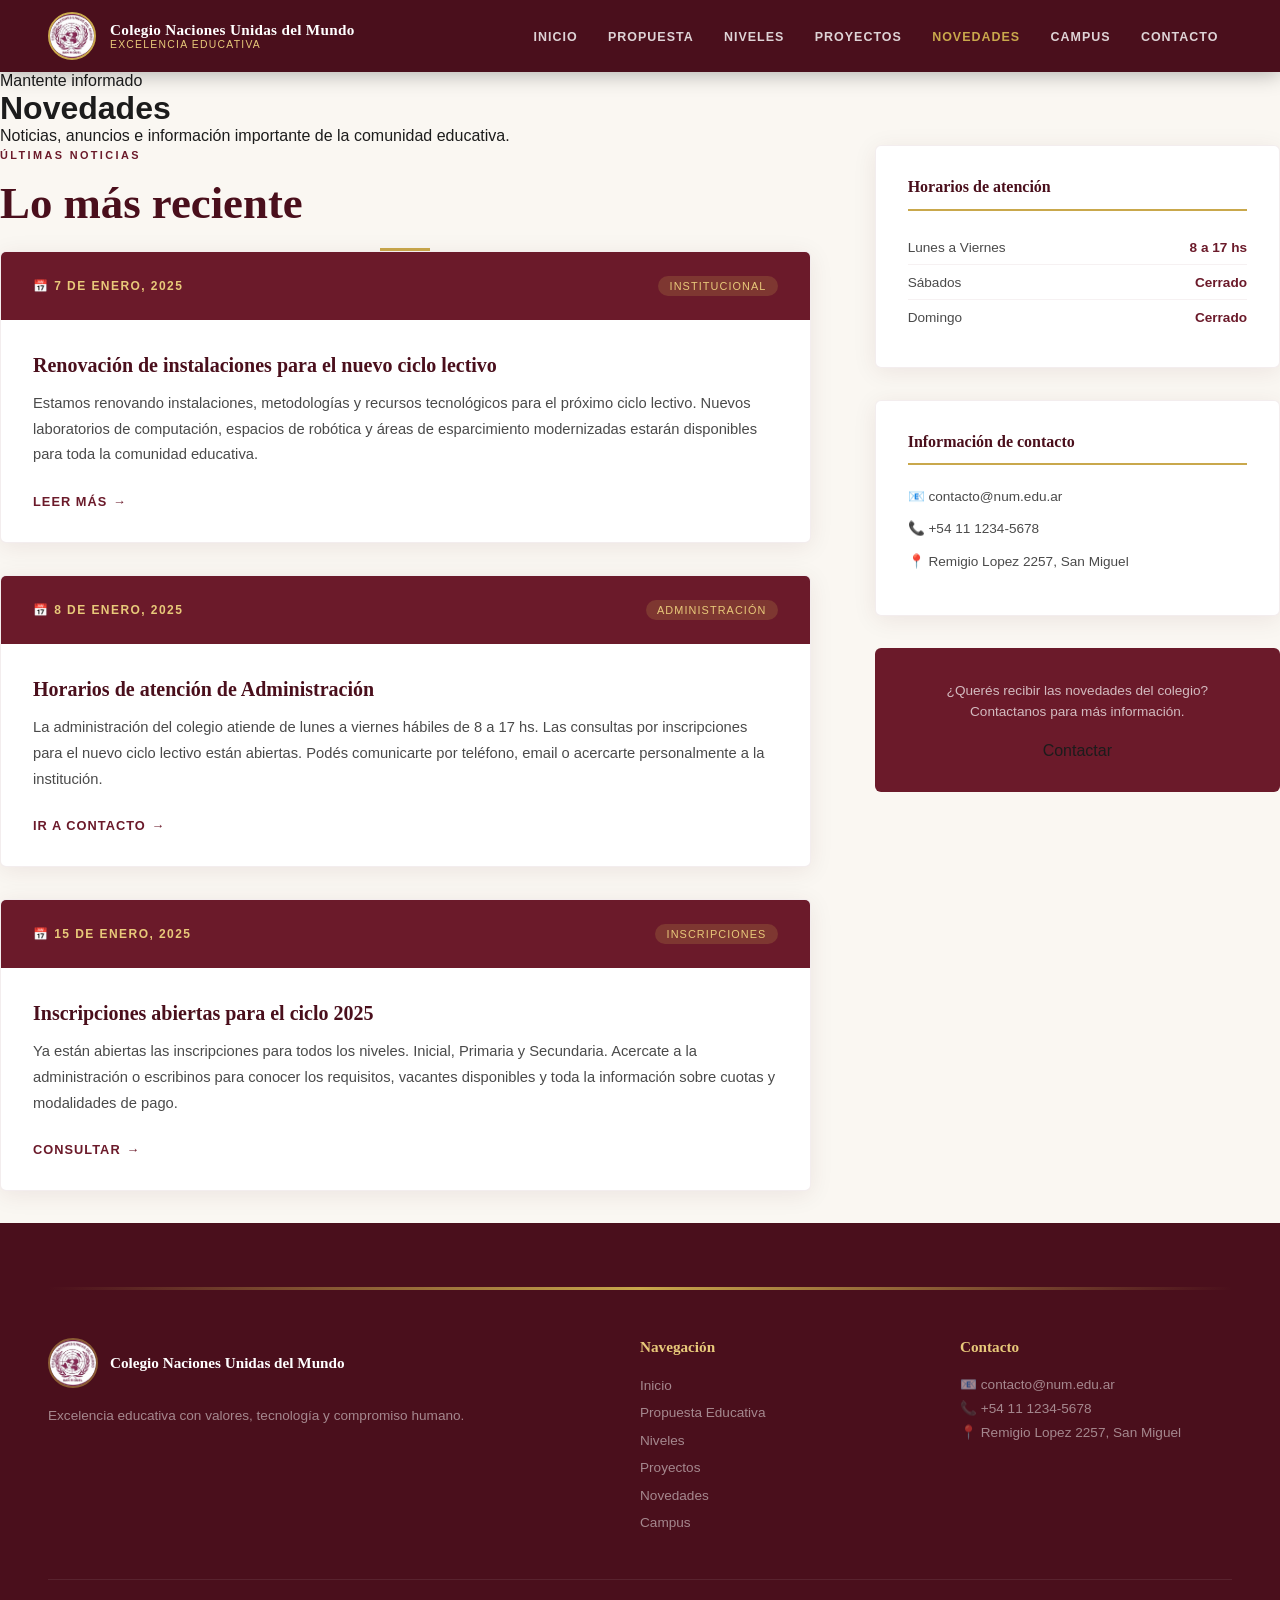
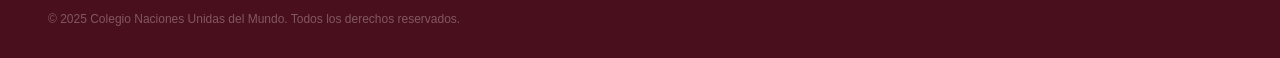
<file: vista/paginas/novedades.html>
<!DOCTYPE html>
<html lang="es">
<head>
  <meta charset="UTF-8" />
  <meta name="viewport" content="width=device-width, initial-scale=1.0" />
  <title>Novedades | Colegio Naciones Unidas del Mundo</title>
  <link rel="stylesheet" href="https://vyrgyn33-cpu.github.io/proyecto-CNUM/vista/estilo/estilo.css" />
  <style>
    .novedades-layout { display: grid; grid-template-columns: 2fr 1fr; gap: 4rem; align-items: start; }
    .novedad-card { background: var(--white); border-radius: 6px; overflow: hidden; box-shadow: 0 4px 24px rgba(74,15,28,0.08); border: 1px solid rgba(107,26,42,0.08); margin-bottom: 2rem; transition: transform 0.3s, box-shadow 0.3s; }
    .novedad-card:hover { transform: translateY(-4px); box-shadow: 0 12px 36px rgba(74,15,28,0.13); }
    .novedad-card-top { background: var(--bordo); padding: 1.5rem 2rem; display: flex; justify-content: space-between; align-items: center; }
    .novedad-card:nth-child(2) .novedad-card-top { background: var(--bordo-light); }
    .novedad-card:nth-child(3) .novedad-card-top { background: var(--bordo-dark); }
    .novedad-fecha { font-size: 0.75rem; letter-spacing: 0.12em; text-transform: uppercase; color: var(--gold-light); font-weight: 700; }
    .novedad-tag-label { font-size: 0.68rem; letter-spacing: 0.1em; text-transform: uppercase; background: rgba(201,168,76,0.2); color: var(--gold-light); padding: 0.25rem 0.7rem; border-radius: 12px; }
    .novedad-card-body { padding: 2rem; }
    .novedad-card-body h3 { font-family: 'Playfair Display', serif; font-size: 1.25rem; color: var(--bordo-dark); margin-bottom: 0.8rem; line-height: 1.3; }
    .novedad-card-body p { font-size: 0.92rem; color: var(--text-mid); line-height: 1.75; margin-bottom: 1.5rem; }
    .novedad-link { display: inline-flex; align-items: center; gap: 6px; font-size: 0.8rem; font-weight: 700; letter-spacing: 0.08em; text-transform: uppercase; color: var(--bordo); transition: gap 0.2s, color 0.2s; }
    .novedad-link:hover { gap: 12px; color: var(--bordo-light); }
    /* Sidebar */
    .sidebar { position: sticky; top: 90px; }
    .sidebar-card { background: var(--white); border-radius: 6px; padding: 2rem; box-shadow: 0 4px 24px rgba(74,15,28,0.08); border: 1px solid rgba(107,26,42,0.08); margin-bottom: 2rem; }
    .sidebar-card h4 { font-family: 'Playfair Display', serif; font-size: 1rem; color: var(--bordo-dark); margin-bottom: 1.2rem; padding-bottom: 0.8rem; border-bottom: 2px solid var(--gold); }
    .horario-item { display: flex; justify-content: space-between; align-items: center; padding: 0.6rem 0; border-bottom: 1px solid rgba(107,26,42,0.06); font-size: 0.85rem; }
    .horario-item:last-child { border-bottom: none; }
    .horario-dia { color: var(--text-mid); }
    .horario-hora { color: var(--bordo); font-weight: 700; }
    .sidebar-info p { font-size: 0.85rem; color: var(--text-mid); line-height: 1.7; margin-bottom: 0.6rem; }
    .sidebar-cta { background: var(--bordo); border-radius: 6px; padding: 2rem; text-align: center; }
    .sidebar-cta p { font-size: 0.85rem; color: rgba(255,255,255,0.7); margin-bottom: 1.2rem; line-height: 1.6; }
    @media (max-width: 900px) { .novedades-layout { grid-template-columns: 1fr; } .sidebar { position: static; } }
  </style>
</head>
<body>

  <nav class="navbar">
    <div class="navbar-brand">
      <img src="https://vyrgyn33-cpu.github.io/proyecto-CNUM/vista/multimedial/logoCnum.jpg" alt="Logo CNUM" />
      <div class="brand-text">
        <span class="nombre">Colegio Naciones Unidas del Mundo</span>
        <span class="slogan">Excelencia educativa</span>
      </div>
    </div>
    <ul class="navbar-links">
      <li><a href="../../index.html">Inicio</a></li>
      <li><a href="propuesta.html">Propuesta</a></li>
      <li><a href="niveles.html">Niveles</a></li>
      <li><a href="proyectos.html">Proyectos</a></li>
      <li><a href="novedades.html" class="active">Novedades</a></li>
      <li><a href="campus.html">Campus</a></li>
      <li><a href="contacto.html">Contacto</a></li>
    </ul>
  </nav>

  <div class="page-hero">
    <div class="page-hero-inner">
      <span class="page-eyebrow">Mantente informado</span>
      <h1>Novedades</h1>
      <p>Noticias, anuncios e información importante de la comunidad educativa.</p>
      <div class="gold-bar"></div>
    </div>
  </div>

  <div class="page-content">
    <div class="novedades-layout">

      <!-- Noticias -->
      <div>
        <span class="section-tag">Últimas noticias</span>
        <h2 class="section-title">Lo más reciente</h2>
        <div class="section-divider"></div>

        <div class="novedad-card">
          <div class="novedad-card-top">
            <span class="novedad-fecha">📅 7 de enero, 2025</span>
            <span class="novedad-tag-label">Institucional</span>
          </div>
          <div class="novedad-card-body">
            <h3>Renovación de instalaciones para el nuevo ciclo lectivo</h3>
            <p>Estamos renovando instalaciones, metodologías y recursos tecnológicos para el próximo ciclo lectivo. Nuevos laboratorios de computación, espacios de robótica y áreas de esparcimiento modernizadas estarán disponibles para toda la comunidad educativa.</p>
            <a href="#" class="novedad-link">Leer más <span>→</span></a>
          </div>
        </div>

        <div class="novedad-card">
          <div class="novedad-card-top">
            <span class="novedad-fecha">📅 8 de enero, 2025</span>
            <span class="novedad-tag-label">Administración</span>
          </div>
          <div class="novedad-card-body">
            <h3>Horarios de atención de Administración</h3>
            <p>La administración del colegio atiende de lunes a viernes hábiles de 8 a 17 hs. Las consultas por inscripciones para el nuevo ciclo lectivo están abiertas. Podés comunicarte por teléfono, email o acercarte personalmente a la institución.</p>
            <a href="contacto.html" class="novedad-link">Ir a contacto <span>→</span></a>
          </div>
        </div>

        <div class="novedad-card">
          <div class="novedad-card-top">
            <span class="novedad-fecha">📅 15 de enero, 2025</span>
            <span class="novedad-tag-label">Inscripciones</span>
          </div>
          <div class="novedad-card-body">
            <h3>Inscripciones abiertas para el ciclo 2025</h3>
            <p>Ya están abiertas las inscripciones para todos los niveles. Inicial, Primaria y Secundaria. Acercate a la administración o escribinos para conocer los requisitos, vacantes disponibles y toda la información sobre cuotas y modalidades de pago.</p>
            <a href="contacto.html" class="novedad-link">Consultar <span>→</span></a>
          </div>
        </div>
      </div>

      <!-- Sidebar -->
      <div class="sidebar">
        <div class="sidebar-card">
          <h4>Horarios de atención</h4>
          <div class="horario-item"><span class="horario-dia">Lunes a Viernes</span><span class="horario-hora">8 a 17 hs</span></div>
          <div class="horario-item"><span class="horario-dia">Sábados</span><span class="horario-hora">Cerrado</span></div>
          <div class="horario-item"><span class="horario-dia">Domingo</span><span class="horario-hora">Cerrado</span></div>
        </div>

        <div class="sidebar-card sidebar-info">
          <h4>Información de contacto</h4>
          <p>📧 contacto@num.edu.ar</p>
          <p>📞 +54 11 1234-5678</p>
          <p>📍 Remigio Lopez 2257, San Miguel</p>
        </div>

        <div class="sidebar-cta">
          <p>¿Querés recibir las novedades del colegio? Contactanos para más información.</p>
          <a href="contacto.html" class="btn-gold">Contactar</a>
        </div>
      </div>

    </div>
  </div>

  <footer>
    <div class="footer-gold-bar"></div>
    <div class="footer-grid">
      <div class="footer-brand">
        <div class="footer-logo-row">
          <img src="https://vyrgyn33-cpu.github.io/proyecto-CNUM/vista/multimedial/logoCnum.jpg" alt="Logo CNUM" />
          <div class="nombre">Colegio Naciones Unidas del Mundo</div>
        </div>
        <p>Excelencia educativa con valores, tecnología y compromiso humano.</p>
      </div>
      <div class="footer-col">
        <h4>Navegación</h4>
        <ul>
          <li><a href="../../index.html">Inicio</a></li>
          <li><a href="propuesta.html">Propuesta Educativa</a></li>
          <li><a href="niveles.html">Niveles</a></li>
          <li><a href="proyectos.html">Proyectos</a></li>
          <li><a href="novedades.html">Novedades</a></li>
          <li><a href="campus.html">Campus</a></li>
        </ul>
      </div>
      <div class="footer-col">
        <h4>Contacto</h4>
        <p class="contact-item">📧 contacto@num.edu.ar</p>
        <p class="contact-item">📞 +54 11 1234-5678</p>
        <p class="contact-item">📍 Remigio Lopez 2257, San Miguel</p>
      </div>
    </div>
    <div class="footer-bottom">
      <p>© 2025 Colegio Naciones Unidas del Mundo. Todos los derechos reservados.</p>
    </div>
  </footer>

</body>
</html>
</file>
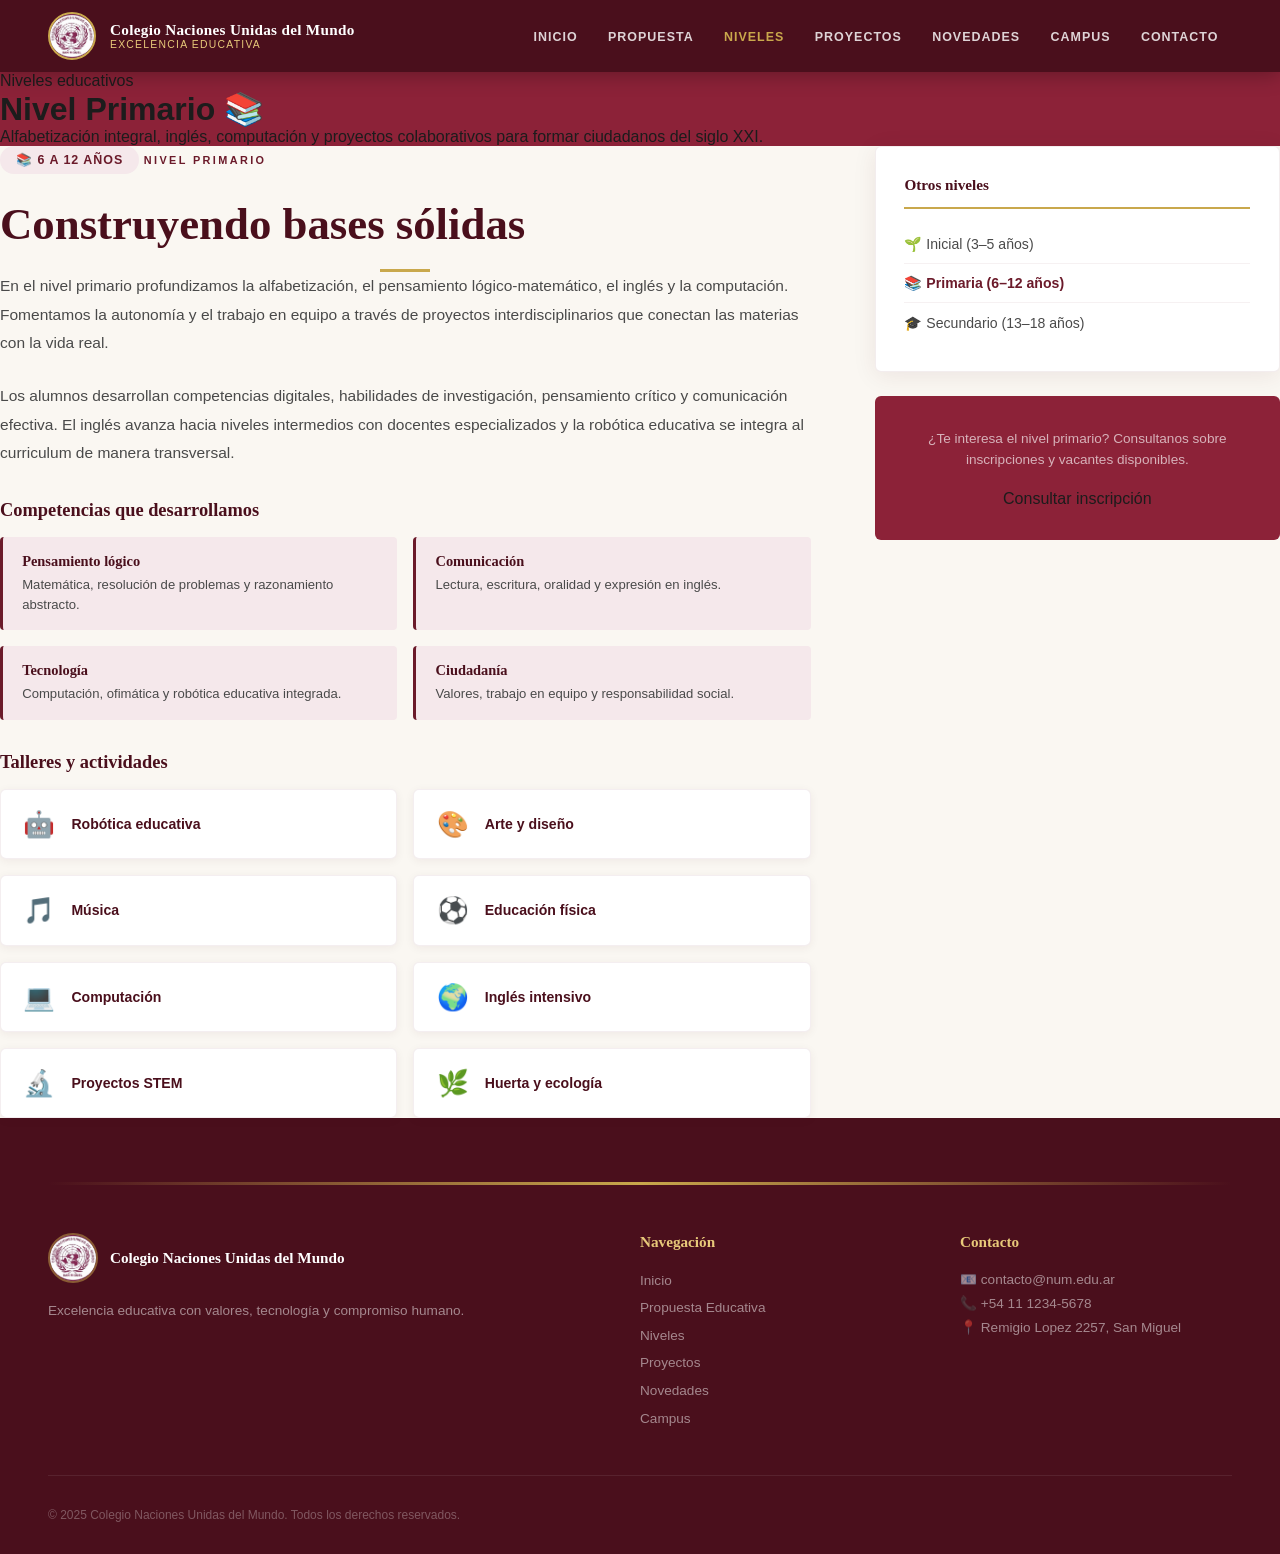
<file: vista/paginas/primaria.html>
<!DOCTYPE html>
<html lang="es">
<head>
  <meta charset="UTF-8" />
  <meta name="viewport" content="width=device-width, initial-scale=1.0" />
  <title>Nivel Primario | Colegio Naciones Unidas del Mundo</title>
  <link rel="stylesheet" href="https://vyrgyn33-cpu.github.io/proyecto-CNUM/vista/estilo/estilo.css" />
  <style>
    .nivel-layout { display: grid; grid-template-columns: 2fr 1fr; gap: 4rem; align-items: start; }
    .nivel-body p { font-size: 0.97rem; color: var(--text-mid); line-height: 1.85; margin-bottom: 1.5rem; }
    .nivel-body h3 { font-family: 'Playfair Display', serif; font-size: 1.15rem; color: var(--bordo-dark); margin: 2rem 0 0.7rem; }
    .actividades-grid { display: grid; grid-template-columns: repeat(2, 1fr); gap: 1rem; margin-top: 1rem; }
    .actividad-item { background: var(--white); border-radius: 6px; padding: 1.2rem 1.4rem; display: flex; align-items: center; gap: 1rem; box-shadow: 0 2px 10px rgba(74,15,28,0.06); border: 1px solid rgba(107,26,42,0.07); }
    .actividad-item .act-icon { font-size: 1.6rem; }
    .actividad-item span { font-size: 0.88rem; font-weight: 700; color: var(--bordo-dark); }
    .sidebar-nav { background: var(--white); border-radius: 6px; padding: 1.8rem; box-shadow: 0 4px 24px rgba(74,15,28,0.08); border: 1px solid rgba(107,26,42,0.08); margin-bottom: 1.5rem; }
    .sidebar-nav h4 { font-family: 'Playfair Display', serif; color: var(--bordo-dark); font-size: 0.95rem; margin-bottom: 1rem; padding-bottom: 0.8rem; border-bottom: 2px solid var(--gold); }
    .nivel-nav-link { display: flex; align-items: center; gap: 10px; padding: 0.7rem 0; border-bottom: 1px solid rgba(107,26,42,0.06); font-size: 0.88rem; color: var(--text-mid); transition: color 0.2s, padding-left 0.2s; }
    .nivel-nav-link:last-child { border-bottom: none; }
    .nivel-nav-link:hover { color: var(--bordo); padding-left: 4px; }
    .nivel-nav-link.active { color: var(--bordo); font-weight: 700; }
    .cta-aside { background: var(--bordo-light); border-radius: 6px; padding: 2rem; text-align: center; }
    .cta-aside p { font-size: 0.85rem; color: rgba(255,255,255,0.65); margin-bottom: 1.2rem; line-height: 1.6; }
    .edad-badge { display: inline-flex; align-items: center; gap: 8px; background: var(--bordo-pale); color: var(--bordo); font-size: 0.78rem; font-weight: 700; letter-spacing: 0.08em; text-transform: uppercase; padding: 0.4rem 1rem; border-radius: 20px; margin-bottom: 1.5rem; }
    .competencias { display: grid; grid-template-columns: repeat(2, 1fr); gap: 1rem; margin-top: 1rem; }
    .competencia { background: var(--bordo-pale); border-radius: 4px; padding: 1rem 1.2rem; border-left: 3px solid var(--bordo); }
    .competencia h5 { font-family: 'Playfair Display', serif; font-size: 0.9rem; color: var(--bordo-dark); margin-bottom: 0.3rem; }
    .competencia p { font-size: 0.82rem; color: var(--text-mid); line-height: 1.5; margin: 0; }
    @media (max-width: 900px) { .nivel-layout { grid-template-columns: 1fr; } .actividades-grid, .competencias { grid-template-columns: 1fr; } }
  </style>
</head>
<body>

  <nav class="navbar">
    <div class="navbar-brand">
      <img src="https://vyrgyn33-cpu.github.io/proyecto-CNUM/vista/multimedial/logoCnum.jpg" alt="Logo CNUM" />
      <div class="brand-text">
        <span class="nombre">Colegio Naciones Unidas del Mundo</span>
        <span class="slogan">Excelencia educativa</span>
      </div>
    </div>
    <ul class="navbar-links">
      <li><a href="../../index.html">Inicio</a></li>
      <li><a href="propuesta.html">Propuesta</a></li>
      <li><a href="niveles.html" class="active">Niveles</a></li>
      <li><a href="proyectos.html">Proyectos</a></li>
      <li><a href="novedades.html">Novedades</a></li>
      <li><a href="campus.html">Campus</a></li>
      <li><a href="contacto.html">Contacto</a></li>
    </ul>
  </nav>

  <div class="page-hero" style="background: var(--bordo-light);">
    <div class="page-hero-inner">
      <span class="page-eyebrow">Niveles educativos</span>
      <h1>Nivel Primario 📚</h1>
      <p>Alfabetización integral, inglés, computación y proyectos colaborativos para formar ciudadanos del siglo XXI.</p>
      <div class="gold-bar"></div>
    </div>
  </div>

  <div class="page-content">
    <div class="nivel-layout">

      <div class="nivel-body">
        <div class="edad-badge">📚 6 a 12 años</div>
        <span class="section-tag">Nivel Primario</span>
        <h2 class="section-title">Construyendo bases sólidas</h2>
        <div class="section-divider"></div>

        <p>En el nivel primario profundizamos la alfabetización, el pensamiento lógico-matemático, el inglés y la computación. Fomentamos la autonomía y el trabajo en equipo a través de proyectos interdisciplinarios que conectan las materias con la vida real.</p>

        <p>Los alumnos desarrollan competencias digitales, habilidades de investigación, pensamiento crítico y comunicación efectiva. El inglés avanza hacia niveles intermedios con docentes especializados y la robótica educativa se integra al curriculum de manera transversal.</p>

        <h3>Competencias que desarrollamos</h3>
        <div class="competencias">
          <div class="competencia"><h5>Pensamiento lógico</h5><p>Matemática, resolución de problemas y razonamiento abstracto.</p></div>
          <div class="competencia"><h5>Comunicación</h5><p>Lectura, escritura, oralidad y expresión en inglés.</p></div>
          <div class="competencia"><h5>Tecnología</h5><p>Computación, ofimática y robótica educativa integrada.</p></div>
          <div class="competencia"><h5>Ciudadanía</h5><p>Valores, trabajo en equipo y responsabilidad social.</p></div>
        </div>

        <h3>Talleres y actividades</h3>
        <div class="actividades-grid">
          <div class="actividad-item"><span class="act-icon">🤖</span><span>Robótica educativa</span></div>
          <div class="actividad-item"><span class="act-icon">🎨</span><span>Arte y diseño</span></div>
          <div class="actividad-item"><span class="act-icon">🎵</span><span>Música</span></div>
          <div class="actividad-item"><span class="act-icon">⚽</span><span>Educación física</span></div>
          <div class="actividad-item"><span class="act-icon">💻</span><span>Computación</span></div>
          <div class="actividad-item"><span class="act-icon">🌍</span><span>Inglés intensivo</span></div>
          <div class="actividad-item"><span class="act-icon">🔬</span><span>Proyectos STEM</span></div>
          <div class="actividad-item"><span class="act-icon">🌿</span><span>Huerta y ecología</span></div>
        </div>
      </div>

      <div>
        <div class="sidebar-nav">
          <h4>Otros niveles</h4>
          <a href="inicial.html" class="nivel-nav-link">🌱 Inicial (3–5 años)</a>
          <a href="primaria.html" class="nivel-nav-link active">📚 Primaria (6–12 años)</a>
          <a href="niveles.html" class="nivel-nav-link">🎓 Secundario (13–18 años)</a>
        </div>
        <div class="cta-aside">
          <p>¿Te interesa el nivel primario? Consultanos sobre inscripciones y vacantes disponibles.</p>
          <a href="contacto.html" class="btn-gold">Consultar inscripción</a>
        </div>
      </div>

    </div>
  </div>

  <footer>
    <div class="footer-gold-bar"></div>
    <div class="footer-grid">
      <div class="footer-brand">
        <div class="footer-logo-row">
          <img src="https://vyrgyn33-cpu.github.io/proyecto-CNUM/vista/multimedial/logoCnum.jpg" alt="Logo CNUM" />
          <div class="nombre">Colegio Naciones Unidas del Mundo</div>
        </div>
        <p>Excelencia educativa con valores, tecnología y compromiso humano.</p>
      </div>
      <div class="footer-col">
        <h4>Navegación</h4>
        <ul>
          <li><a href="../../index.html">Inicio</a></li>
          <li><a href="propuesta.html">Propuesta Educativa</a></li>
          <li><a href="niveles.html">Niveles</a></li>
          <li><a href="proyectos.html">Proyectos</a></li>
          <li><a href="novedades.html">Novedades</a></li>
          <li><a href="campus.html">Campus</a></li>
        </ul>
      </div>
      <div class="footer-col">
        <h4>Contacto</h4>
        <p class="contact-item">📧 contacto@num.edu.ar</p>
        <p class="contact-item">📞 +54 11 1234-5678</p>
        <p class="contact-item">📍 Remigio Lopez 2257, San Miguel</p>
      </div>
    </div>
    <div class="footer-bottom">
      <p>© 2025 Colegio Naciones Unidas del Mundo. Todos los derechos reservados.</p>
    </div>
  </footer>

</body>
</html>
</file>
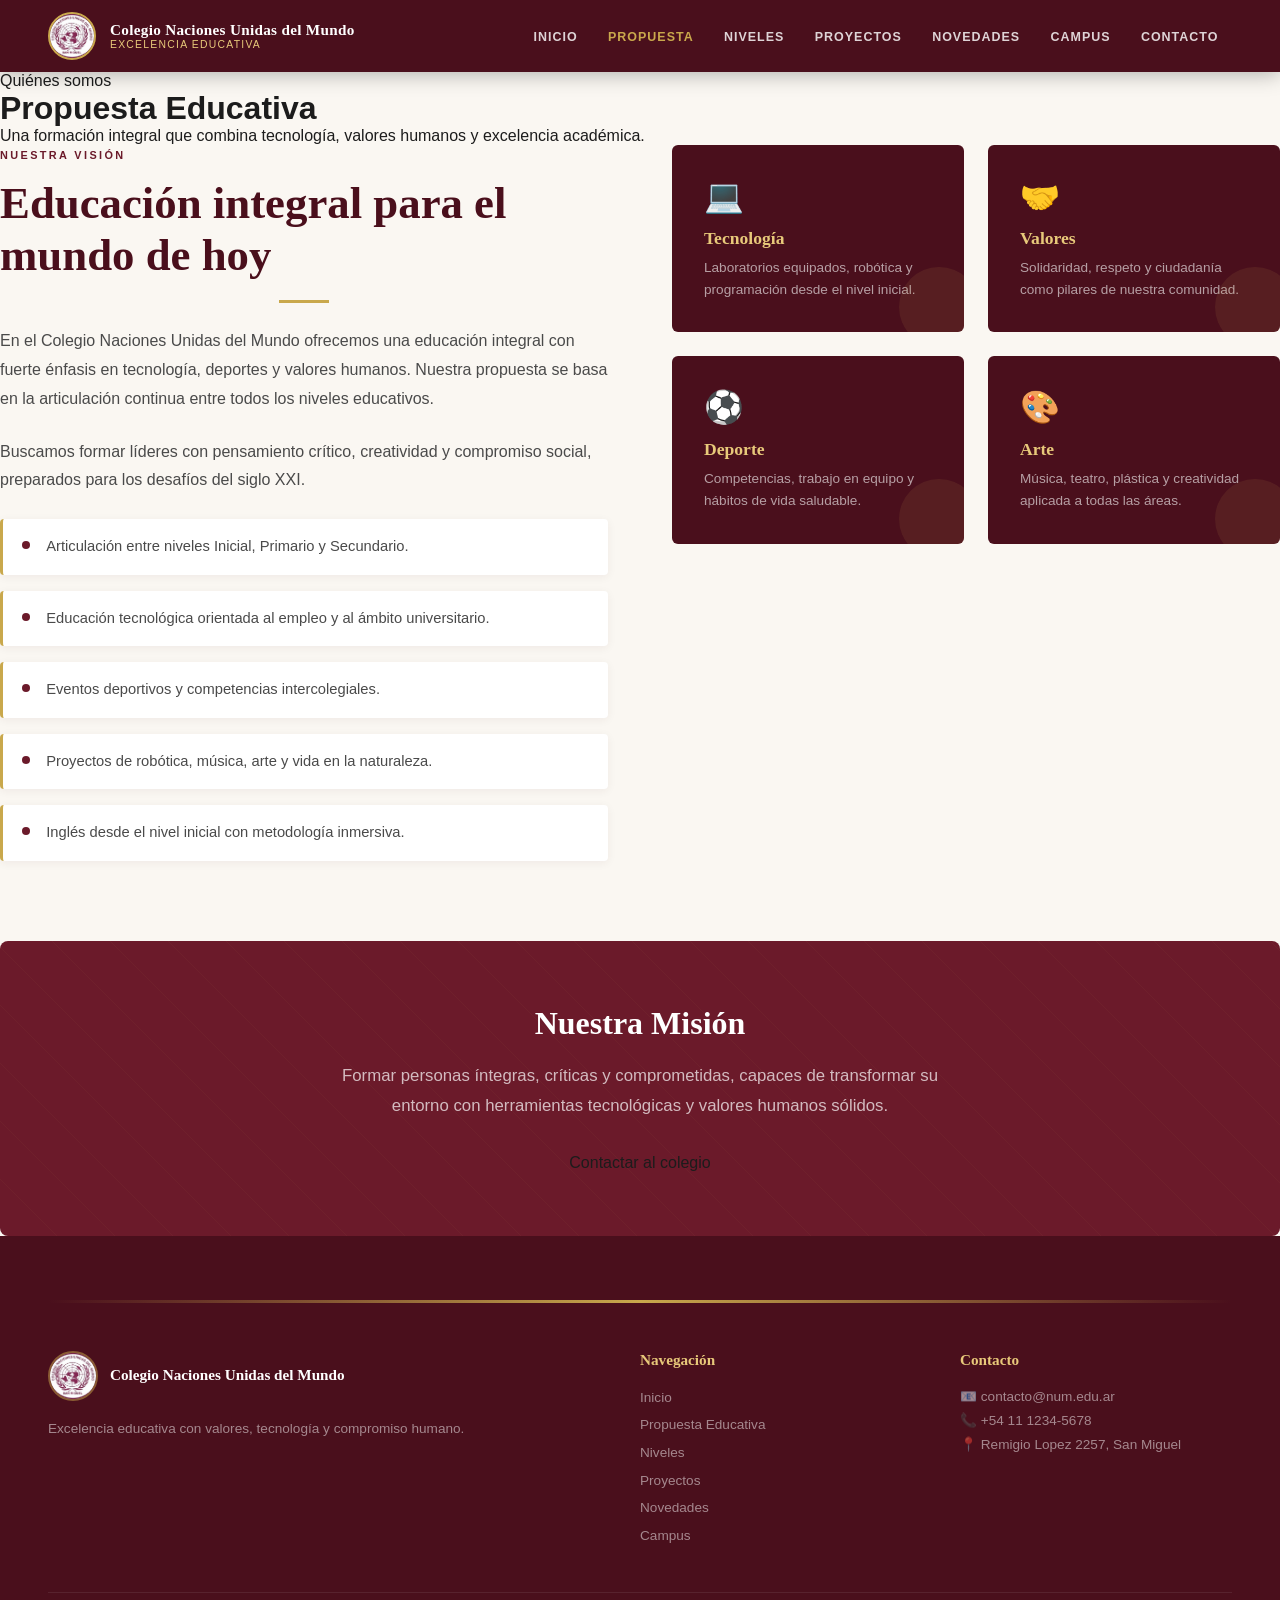
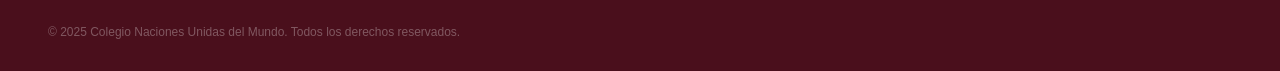
<file: vista/paginas/propuesta.html>
<!DOCTYPE html>
<html lang="es">
<head>
  <meta charset="UTF-8" />
  <meta name="viewport" content="width=device-width, initial-scale=1.0" />
  <title>Propuesta Educativa | Colegio Naciones Unidas del Mundo</title>
  <link rel="stylesheet" href="https://vyrgyn33-cpu.github.io/proyecto-CNUM/vista/estilo/estilo.css" />
  <style>
    .propuesta-grid { display: grid; grid-template-columns: 1fr 1fr; gap: 4rem; align-items: start; margin-bottom: 5rem; }
    .propuesta-desc { font-size: 1rem; color: var(--text-mid); line-height: 1.8; margin-bottom: 1.5rem; }
    .feat-list { display: flex; flex-direction: column; gap: 1rem; margin-top: 1.5rem; }
    .feat-item { display: flex; align-items: flex-start; gap: 1rem; padding: 1rem 1.2rem; background: var(--white); border-radius: 4px; border-left: 3px solid var(--gold); box-shadow: 0 2px 10px rgba(74,15,28,0.06); }
    .feat-dot { width: 8px; height: 8px; min-width: 8px; border-radius: 50%; background: var(--bordo); margin-top: 6px; }
    .feat-item p { font-size: 0.92rem; color: var(--text-mid); line-height: 1.6; }
    .pilares-grid { display: grid; grid-template-columns: repeat(2, 1fr); gap: 1.5rem; }
    .pilar-card { background: var(--bordo-dark); border-radius: 6px; padding: 2rem; position: relative; overflow: hidden; }
    .pilar-card::before { content: ''; position: absolute; right: -15px; bottom: -15px; width: 80px; height: 80px; border-radius: 50%; background: rgba(201,168,76,0.1); }
    .pilar-card .icon { font-size: 2rem; margin-bottom: 0.8rem; }
    .pilar-card h4 { font-family: 'Playfair Display', serif; font-size: 1.1rem; color: var(--gold-light); margin-bottom: 0.5rem; }
    .pilar-card p { font-size: 0.85rem; color: rgba(255,255,255,0.6); line-height: 1.6; }
    .mision-section { background: var(--bordo); border-radius: 8px; padding: 4rem; text-align: center; margin-top: 5rem; position: relative; overflow: hidden; }
    .mision-section::before { content: ''; position: absolute; inset: 0; background-image: repeating-linear-gradient(45deg, transparent, transparent 40px, rgba(201,168,76,0.04) 40px, rgba(201,168,76,0.04) 41px); }
    .mision-section * { position: relative; z-index: 1; }
    .mision-section h2 { font-family: 'Playfair Display', serif; font-size: 2rem; color: var(--white); margin-bottom: 1.2rem; }
    .mision-section p { font-size: 1.05rem; color: rgba(255,255,255,0.7); max-width: 600px; margin: 0 auto 2rem; line-height: 1.8; }
    @media (max-width: 900px) { .propuesta-grid { grid-template-columns: 1fr; gap: 2rem; } .pilares-grid { grid-template-columns: 1fr; } .mision-section { padding: 2.5rem 1.5rem; } }
  </style>
</head>
<body>

  <nav class="navbar">
    <div class="navbar-brand">
      <img src="https://vyrgyn33-cpu.github.io/proyecto-CNUM/vista/multimedial/logoCnum.jpg" alt="Logo CNUM" />
      <div class="brand-text">
        <span class="nombre">Colegio Naciones Unidas del Mundo</span>
        <span class="slogan">Excelencia educativa</span>
      </div>
    </div>
    <ul class="navbar-links">
      <li><a href="../../index.html">Inicio</a></li>
      <li><a href="propuesta.html" class="active">Propuesta</a></li>
      <li><a href="niveles.html">Niveles</a></li>
      <li><a href="proyectos.html">Proyectos</a></li>
      <li><a href="novedades.html">Novedades</a></li>
      <li><a href="campus.html">Campus</a></li>
      <li><a href="contacto.html">Contacto</a></li>
    </ul>
  </nav>

  <div class="page-hero">
    <div class="page-hero-inner">
      <span class="page-eyebrow">Quiénes somos</span>
      <h1>Propuesta Educativa</h1>
      <p>Una formación integral que combina tecnología, valores humanos y excelencia académica.</p>
      <div class="gold-bar"></div>
    </div>
  </div>

  <div class="page-content">

    <div class="propuesta-grid">
      <div>
        <span class="section-tag">Nuestra visión</span>
        <h2 class="section-title">Educación integral para el mundo de hoy</h2>
        <div class="section-divider"></div>
        <p class="propuesta-desc">En el Colegio Naciones Unidas del Mundo ofrecemos una educación integral con fuerte énfasis en tecnología, deportes y valores humanos. Nuestra propuesta se basa en la articulación continua entre todos los niveles educativos.</p>
        <p class="propuesta-desc">Buscamos formar líderes con pensamiento crítico, creatividad y compromiso social, preparados para los desafíos del siglo XXI.</p>
        <div class="feat-list">
          <div class="feat-item"><div class="feat-dot"></div><p>Articulación entre niveles Inicial, Primario y Secundario.</p></div>
          <div class="feat-item"><div class="feat-dot"></div><p>Educación tecnológica orientada al empleo y al ámbito universitario.</p></div>
          <div class="feat-item"><div class="feat-dot"></div><p>Eventos deportivos y competencias intercolegiales.</p></div>
          <div class="feat-item"><div class="feat-dot"></div><p>Proyectos de robótica, música, arte y vida en la naturaleza.</p></div>
          <div class="feat-item"><div class="feat-dot"></div><p>Inglés desde el nivel inicial con metodología inmersiva.</p></div>
        </div>
      </div>

      <div class="pilares-grid">
        <div class="pilar-card">
          <div class="icon">💻</div>
          <h4>Tecnología</h4>
          <p>Laboratorios equipados, robótica y programación desde el nivel inicial.</p>
        </div>
        <div class="pilar-card">
          <div class="icon">🤝</div>
          <h4>Valores</h4>
          <p>Solidaridad, respeto y ciudadanía como pilares de nuestra comunidad.</p>
        </div>
        <div class="pilar-card">
          <div class="icon">⚽</div>
          <h4>Deporte</h4>
          <p>Competencias, trabajo en equipo y hábitos de vida saludable.</p>
        </div>
        <div class="pilar-card">
          <div class="icon">🎨</div>
          <h4>Arte</h4>
          <p>Música, teatro, plástica y creatividad aplicada a todas las áreas.</p>
        </div>
      </div>
    </div>

    <div class="mision-section">
      <h2>Nuestra Misión</h2>
      <p>Formar personas íntegras, críticas y comprometidas, capaces de transformar su entorno con herramientas tecnológicas y valores humanos sólidos.</p>
      <a href="contacto.html" class="btn-gold">Contactar al colegio</a>
    </div>

  </div>

  <footer>
    <div class="footer-gold-bar"></div>
    <div class="footer-grid">
      <div class="footer-brand">
        <div class="footer-logo-row">
          <img src="https://vyrgyn33-cpu.github.io/proyecto-CNUM/vista/multimedial/logoCnum.jpg" alt="Logo CNUM" />
          <div class="nombre">Colegio Naciones Unidas del Mundo</div>
        </div>
        <p>Excelencia educativa con valores, tecnología y compromiso humano.</p>
      </div>
      <div class="footer-col">
        <h4>Navegación</h4>
        <ul>
          <li><a href="../../index.html">Inicio</a></li>
          <li><a href="propuesta.html">Propuesta Educativa</a></li>
          <li><a href="niveles.html">Niveles</a></li>
          <li><a href="proyectos.html">Proyectos</a></li>
          <li><a href="novedades.html">Novedades</a></li>
          <li><a href="campus.html">Campus</a></li>
        </ul>
      </div>
      <div class="footer-col">
        <h4>Contacto</h4>
        <p class="contact-item">📧 contacto@num.edu.ar</p>
        <p class="contact-item">📞 +54 11 1234-5678</p>
        <p class="contact-item">📍 Remigio Lopez 2257, San Miguel</p>
      </div>
    </div>
    <div class="footer-bottom">
      <p>© 2025 Colegio Naciones Unidas del Mundo. Todos los derechos reservados.</p>
    </div>
  </footer>

</body>
</html>
</file>
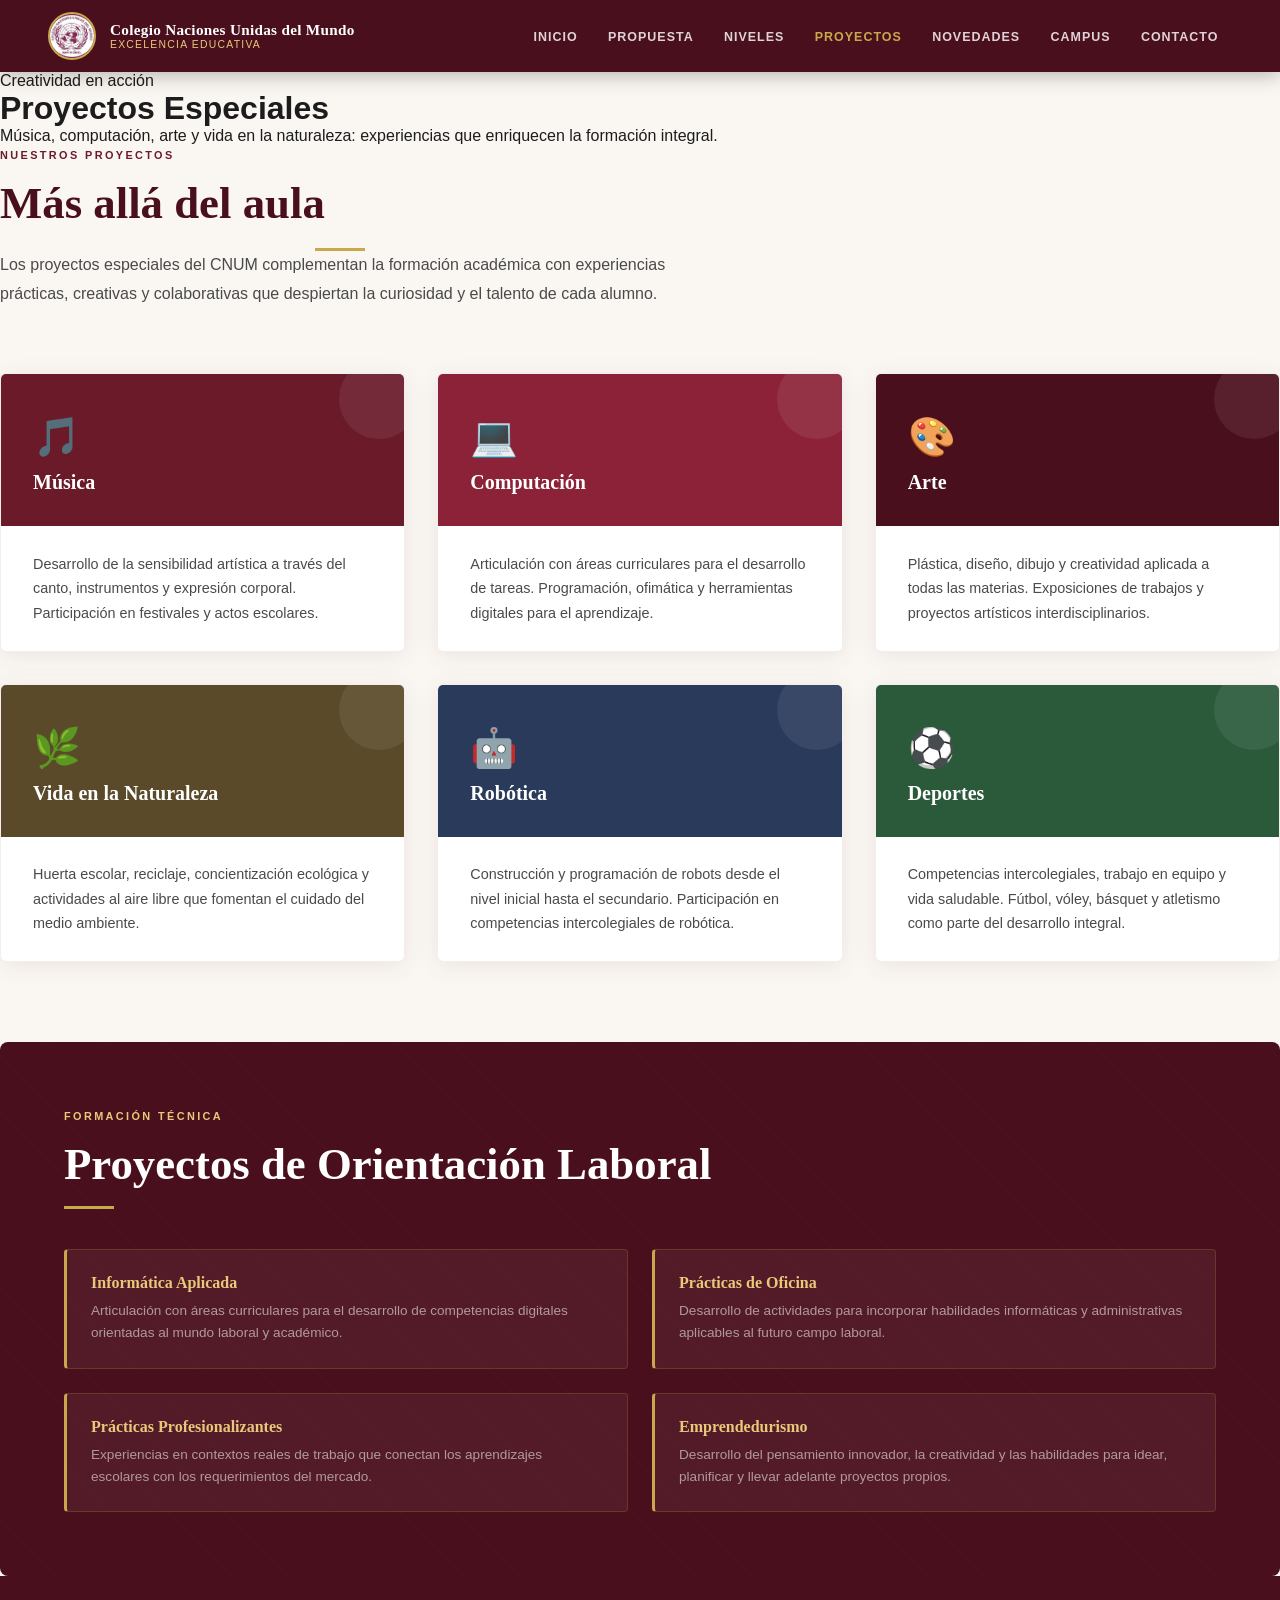
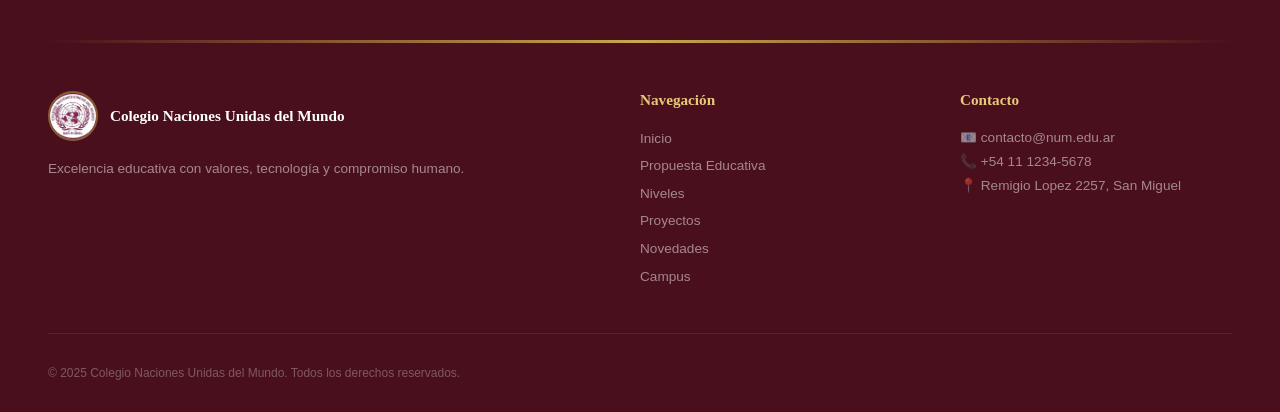
<file: vista/paginas/proyectos.html>
<!DOCTYPE html>
<html lang="es">
<head>
  <meta charset="UTF-8" />
  <meta name="viewport" content="width=device-width, initial-scale=1.0" />
  <title>Proyectos | Colegio Naciones Unidas del Mundo</title>
  <link rel="stylesheet" href="https://vyrgyn33-cpu.github.io/proyecto-CNUM/vista/estilo/estilo.css" />
  <style>
    .proyectos-intro { max-width: 680px; margin-bottom: 4rem; }
    .proyectos-intro p { font-size: 1rem; color: var(--text-mid); line-height: 1.8; }
    .proyectos-grid { display: grid; grid-template-columns: repeat(3, 1fr); gap: 2rem; margin-bottom: 5rem; }
    .proyecto-card { background: var(--white); border-radius: 6px; overflow: hidden; box-shadow: 0 4px 24px rgba(74,15,28,0.08); border: 1px solid rgba(107,26,42,0.08); transition: transform 0.3s, box-shadow 0.3s; }
    .proyecto-card:hover { transform: translateY(-6px); box-shadow: 0 16px 40px rgba(74,15,28,0.14); }
    .proyecto-top { padding: 2.5rem 2rem 2rem; position: relative; overflow: hidden; }
    .proyecto-card:nth-child(1) .proyecto-top { background: var(--bordo); }
    .proyecto-card:nth-child(2) .proyecto-top { background: var(--bordo-light); }
    .proyecto-card:nth-child(3) .proyecto-top { background: var(--bordo-dark); }
    .proyecto-card:nth-child(4) .proyecto-top { background: #5A4A2A; }
    .proyecto-card:nth-child(5) .proyecto-top { background: #2A3A5A; }
    .proyecto-card:nth-child(6) .proyecto-top { background: #2A5A3A; }
    .proyecto-top::after { content: ''; position: absolute; right: -15px; top: -15px; width: 80px; height: 80px; border-radius: 50%; background: rgba(255,255,255,0.07); }
    .proyecto-icon { font-size: 2.4rem; margin-bottom: 0.7rem; }
    .proyecto-top h3 { font-family: 'Playfair Display', serif; font-size: 1.25rem; color: var(--white); }
    .proyecto-body { padding: 1.6rem 2rem; }
    .proyecto-body p { font-size: 0.9rem; color: var(--text-mid); line-height: 1.7; }
    .especiales-section { background: var(--bordo-dark); border-radius: 8px; padding: 4rem; position: relative; overflow: hidden; }
    .especiales-section::before { content: ''; position: absolute; inset: 0; background-image: repeating-linear-gradient(45deg, transparent, transparent 40px, rgba(201,168,76,0.04) 40px, rgba(201,168,76,0.04) 41px); }
    .especiales-section > * { position: relative; z-index: 1; }
    .especiales-section .section-tag { color: var(--gold-light); }
    .especiales-section .section-title { color: var(--white); }
    .especiales-section .section-divider { margin: 1rem 0 2.5rem; }
    .especiales-grid { display: grid; grid-template-columns: repeat(2, 1fr); gap: 1.5rem; margin-top: 2rem; }
    .especial-item { background: rgba(255,255,255,0.05); border: 1px solid rgba(201,168,76,0.2); border-left: 3px solid var(--gold); border-radius: 4px; padding: 1.5rem; transition: background 0.2s; }
    .especial-item:hover { background: rgba(201,168,76,0.08); }
    .especial-item h4 { font-family: 'Playfair Display', serif; font-size: 1rem; color: var(--gold-light); margin-bottom: 0.5rem; }
    .especial-item p { font-size: 0.85rem; color: rgba(255,255,255,0.55); line-height: 1.6; }
    @media (max-width: 900px) { .proyectos-grid { grid-template-columns: 1fr; } .especiales-grid { grid-template-columns: 1fr; } .especiales-section { padding: 2.5rem 1.5rem; } }
  </style>
</head>
<body>

  <nav class="navbar">
    <div class="navbar-brand">
      <img src="https://vyrgyn33-cpu.github.io/proyecto-CNUM/vista/multimedial/logoCnum.jpg" alt="Logo CNUM" />
      <div class="brand-text">
        <span class="nombre">Colegio Naciones Unidas del Mundo</span>
        <span class="slogan">Excelencia educativa</span>
      </div>
    </div>
    <ul class="navbar-links">
      <li><a href="../../index.html">Inicio</a></li>
      <li><a href="propuesta.html">Propuesta</a></li>
      <li><a href="niveles.html">Niveles</a></li>
      <li><a href="proyectos.html" class="active">Proyectos</a></li>
      <li><a href="novedades.html">Novedades</a></li>
      <li><a href="campus.html">Campus</a></li>
      <li><a href="contacto.html">Contacto</a></li>
    </ul>
  </nav>

  <div class="page-hero">
    <div class="page-hero-inner">
      <span class="page-eyebrow">Creatividad en acción</span>
      <h1>Proyectos Especiales</h1>
      <p>Música, computación, arte y vida en la naturaleza: experiencias que enriquecen la formación integral.</p>
      <div class="gold-bar"></div>
    </div>
  </div>

  <div class="page-content">

    <div class="proyectos-intro">
      <span class="section-tag">Nuestros proyectos</span>
      <h2 class="section-title">Más allá del aula</h2>
      <div class="section-divider"></div>
      <p>Los proyectos especiales del CNUM complementan la formación académica con experiencias prácticas, creativas y colaborativas que despiertan la curiosidad y el talento de cada alumno.</p>
    </div>

    <div class="proyectos-grid">
      <div class="proyecto-card">
        <div class="proyecto-top">
          <div class="proyecto-icon">🎵</div>
          <h3>Música</h3>
        </div>
        <div class="proyecto-body">
          <p>Desarrollo de la sensibilidad artística a través del canto, instrumentos y expresión corporal. Participación en festivales y actos escolares.</p>
        </div>
      </div>

      <div class="proyecto-card">
        <div class="proyecto-top">
          <div class="proyecto-icon">💻</div>
          <h3>Computación</h3>
        </div>
        <div class="proyecto-body">
          <p>Articulación con áreas curriculares para el desarrollo de tareas. Programación, ofimática y herramientas digitales para el aprendizaje.</p>
        </div>
      </div>

      <div class="proyecto-card">
        <div class="proyecto-top">
          <div class="proyecto-icon">🎨</div>
          <h3>Arte</h3>
        </div>
        <div class="proyecto-body">
          <p>Plástica, diseño, dibujo y creatividad aplicada a todas las materias. Exposiciones de trabajos y proyectos artísticos interdisciplinarios.</p>
        </div>
      </div>

      <div class="proyecto-card">
        <div class="proyecto-top">
          <div class="proyecto-icon">🌿</div>
          <h3>Vida en la Naturaleza</h3>
        </div>
        <div class="proyecto-body">
          <p>Huerta escolar, reciclaje, concientización ecológica y actividades al aire libre que fomentan el cuidado del medio ambiente.</p>
        </div>
      </div>

      <div class="proyecto-card">
        <div class="proyecto-top">
          <div class="proyecto-icon">🤖</div>
          <h3>Robótica</h3>
        </div>
        <div class="proyecto-body">
          <p>Construcción y programación de robots desde el nivel inicial hasta el secundario. Participación en competencias intercolegiales de robótica.</p>
        </div>
      </div>

      <div class="proyecto-card">
        <div class="proyecto-top">
          <div class="proyecto-icon">⚽</div>
          <h3>Deportes</h3>
        </div>
        <div class="proyecto-body">
          <p>Competencias intercolegiales, trabajo en equipo y vida saludable. Fútbol, vóley, básquet y atletismo como parte del desarrollo integral.</p>
        </div>
      </div>
    </div>

    <div class="especiales-section">
      <span class="section-tag">Formación técnica</span>
      <h2 class="section-title">Proyectos de Orientación Laboral</h2>
      <div class="section-divider"></div>
      <div class="especiales-grid">
        <div class="especial-item">
          <h4>Informática Aplicada</h4>
          <p>Articulación con áreas curriculares para el desarrollo de competencias digitales orientadas al mundo laboral y académico.</p>
        </div>
        <div class="especial-item">
          <h4>Prácticas de Oficina</h4>
          <p>Desarrollo de actividades para incorporar habilidades informáticas y administrativas aplicables al futuro campo laboral.</p>
        </div>
        <div class="especial-item">
          <h4>Prácticas Profesionalizantes</h4>
          <p>Experiencias en contextos reales de trabajo que conectan los aprendizajes escolares con los requerimientos del mercado.</p>
        </div>
        <div class="especial-item">
          <h4>Emprendedurismo</h4>
          <p>Desarrollo del pensamiento innovador, la creatividad y las habilidades para idear, planificar y llevar adelante proyectos propios.</p>
        </div>
      </div>
    </div>

  </div>

  <footer>
    <div class="footer-gold-bar"></div>
    <div class="footer-grid">
      <div class="footer-brand">
        <div class="footer-logo-row">
          <img src="https://vyrgyn33-cpu.github.io/proyecto-CNUM/vista/multimedial/logoCnum.jpg" alt="Logo CNUM" />
          <div class="nombre">Colegio Naciones Unidas del Mundo</div>
        </div>
        <p>Excelencia educativa con valores, tecnología y compromiso humano.</p>
      </div>
      <div class="footer-col">
        <h4>Navegación</h4>
        <ul>
          <li><a href="../../index.html">Inicio</a></li>
          <li><a href="propuesta.html">Propuesta Educativa</a></li>
          <li><a href="niveles.html">Niveles</a></li>
          <li><a href="proyectos.html">Proyectos</a></li>
          <li><a href="novedades.html">Novedades</a></li>
          <li><a href="campus.html">Campus</a></li>
        </ul>
      </div>
      <div class="footer-col">
        <h4>Contacto</h4>
        <p class="contact-item">📧 contacto@num.edu.ar</p>
        <p class="contact-item">📞 +54 11 1234-5678</p>
        <p class="contact-item">📍 Remigio Lopez 2257, San Miguel</p>
      </div>
    </div>
    <div class="footer-bottom">
      <p>© 2025 Colegio Naciones Unidas del Mundo. Todos los derechos reservados.</p>
    </div>
  </footer>

</body>
</html>
</file>
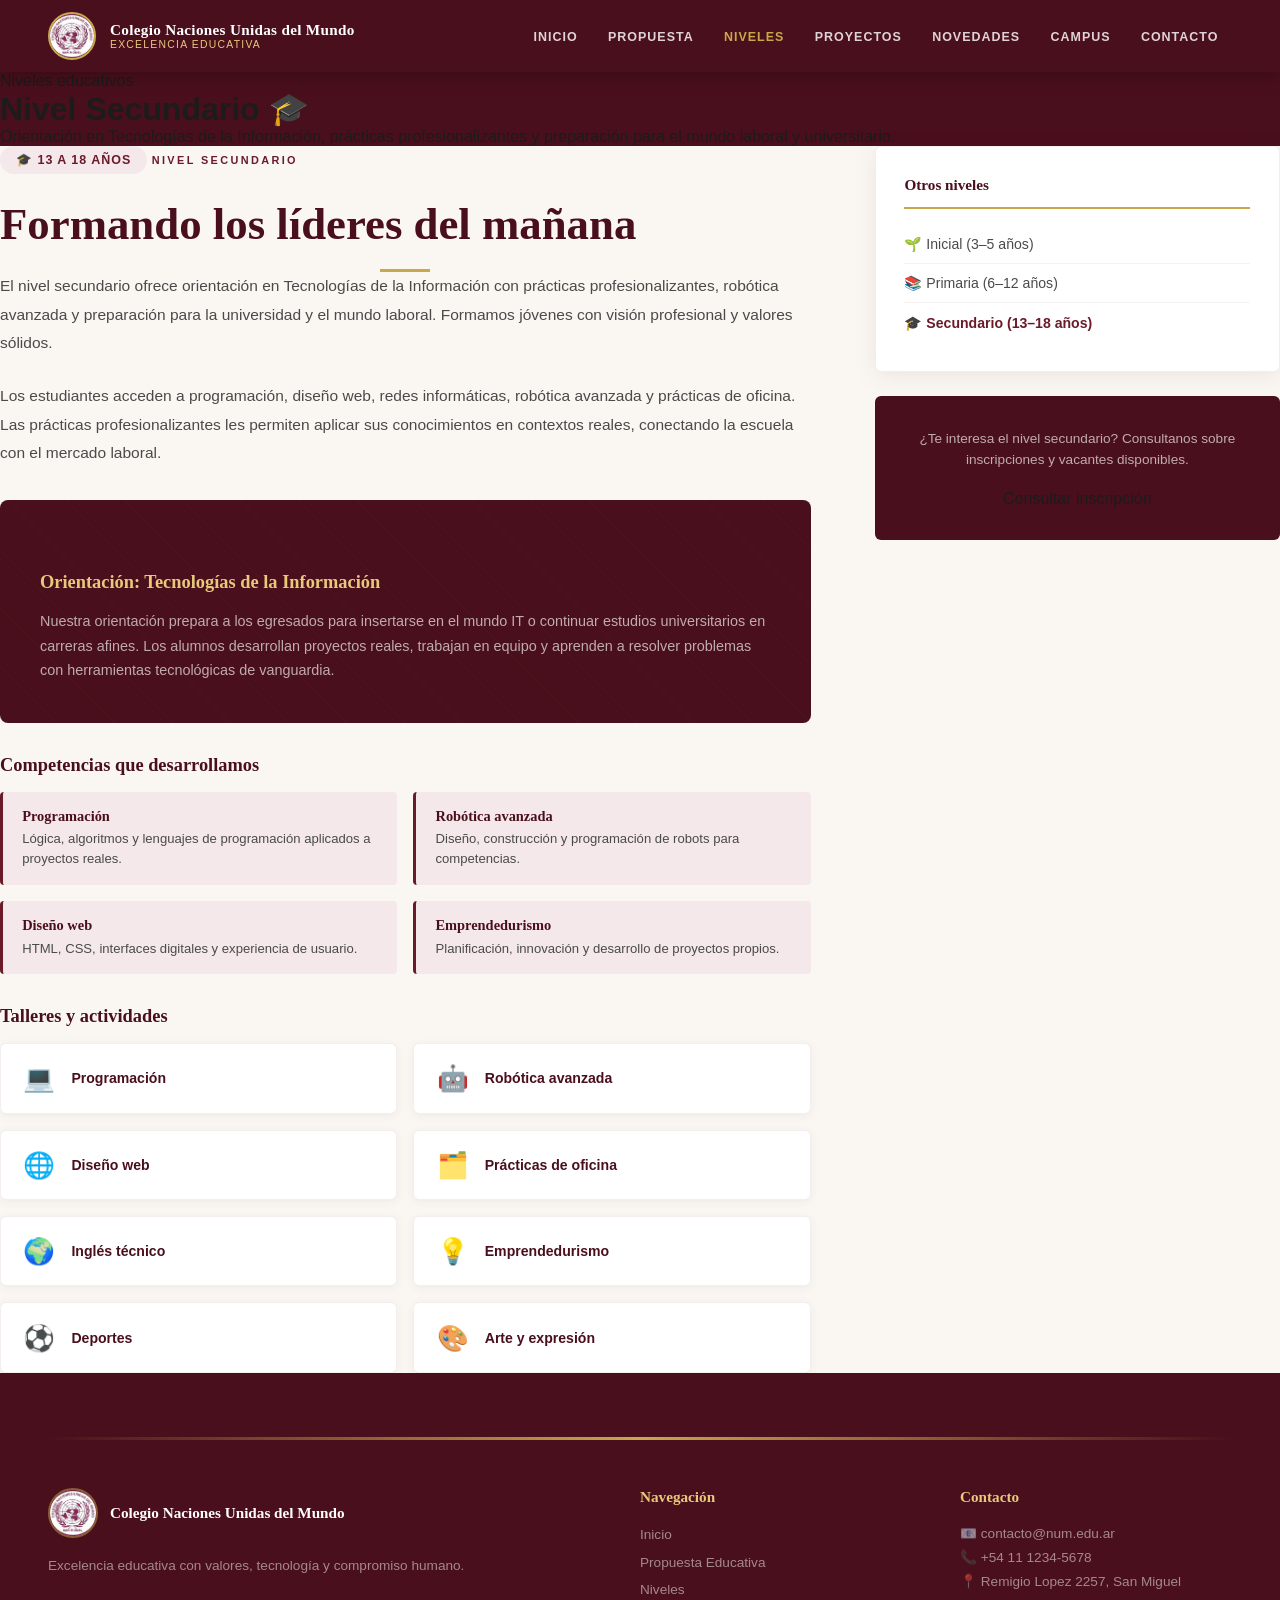
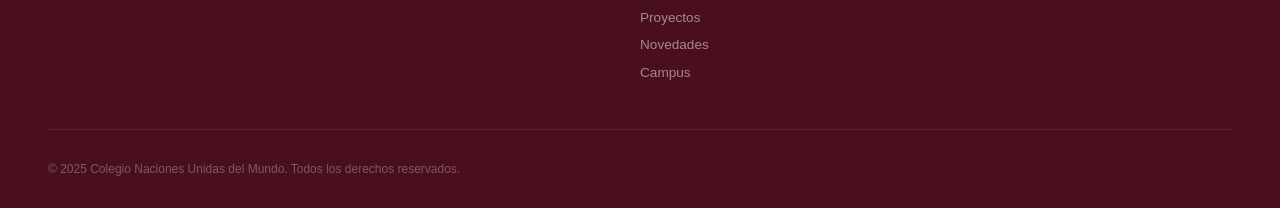
<file: vista/paginas/secundaria.html>
<!DOCTYPE html>
<html lang="es">
<head>
  <meta charset="UTF-8" />
  <meta name="viewport" content="width=device-width, initial-scale=1.0" />
  <title>Nivel Secundario | Colegio Naciones Unidas del Mundo</title>
  <link rel="stylesheet" href="https://vyrgyn33-cpu.github.io/proyecto-CNUM/vista/estilo/estilo.css" />
  <style>
    .nivel-layout { display: grid; grid-template-columns: 2fr 1fr; gap: 4rem; align-items: start; }
    .nivel-body p { font-size: 0.97rem; color: var(--text-mid); line-height: 1.85; margin-bottom: 1.5rem; }
    .nivel-body h3 { font-family: 'Playfair Display', serif; font-size: 1.15rem; color: var(--bordo-dark); margin: 2rem 0 0.7rem; }
    .actividades-grid { display: grid; grid-template-columns: repeat(2, 1fr); gap: 1rem; margin-top: 1rem; }
    .actividad-item { background: var(--white); border-radius: 6px; padding: 1.2rem 1.4rem; display: flex; align-items: center; gap: 1rem; box-shadow: 0 2px 10px rgba(74,15,28,0.06); border: 1px solid rgba(107,26,42,0.07); }
    .actividad-item .act-icon { font-size: 1.6rem; }
    .actividad-item span { font-size: 0.88rem; font-weight: 700; color: var(--bordo-dark); }
    .sidebar-nav { background: var(--white); border-radius: 6px; padding: 1.8rem; box-shadow: 0 4px 24px rgba(74,15,28,0.08); border: 1px solid rgba(107,26,42,0.08); margin-bottom: 1.5rem; }
    .sidebar-nav h4 { font-family: 'Playfair Display', serif; color: var(--bordo-dark); font-size: 0.95rem; margin-bottom: 1rem; padding-bottom: 0.8rem; border-bottom: 2px solid var(--gold); }
    .nivel-nav-link { display: flex; align-items: center; gap: 10px; padding: 0.7rem 0; border-bottom: 1px solid rgba(107,26,42,0.06); font-size: 0.88rem; color: var(--text-mid); transition: color 0.2s, padding-left 0.2s; }
    .nivel-nav-link:last-child { border-bottom: none; }
    .nivel-nav-link:hover { color: var(--bordo); padding-left: 4px; }
    .nivel-nav-link.active { color: var(--bordo); font-weight: 700; }
    .cta-aside { background: var(--bordo-dark); border-radius: 6px; padding: 2rem; text-align: center; }
    .cta-aside p { font-size: 0.85rem; color: rgba(255,255,255,0.65); margin-bottom: 1.2rem; line-height: 1.6; }
    .edad-badge { display: inline-flex; align-items: center; gap: 8px; background: var(--bordo-pale); color: var(--bordo); font-size: 0.78rem; font-weight: 700; letter-spacing: 0.08em; text-transform: uppercase; padding: 0.4rem 1rem; border-radius: 20px; margin-bottom: 1.5rem; }
    .orientacion-box { background: var(--bordo-dark); border-radius: 8px; padding: 2.5rem; margin-top: 2rem; position: relative; overflow: hidden; }
    .orientacion-box::before { content: ''; position: absolute; inset: 0; background-image: repeating-linear-gradient(45deg, transparent, transparent 40px, rgba(201,168,76,0.04) 40px, rgba(201,168,76,0.04) 41px); }
    .orientacion-box > * { position: relative; z-index: 1; }
    .orientacion-box h3 { font-family: 'Playfair Display', serif; font-size: 1.15rem; color: var(--gold-light); margin-bottom: 1rem; }
    .orientacion-box p { font-size: 0.9rem; color: rgba(255,255,255,0.65); line-height: 1.7; margin-bottom: 0; }
    .competencias { display: grid; grid-template-columns: repeat(2, 1fr); gap: 1rem; margin-top: 1rem; }
    .competencia { background: var(--bordo-pale); border-radius: 4px; padding: 1rem 1.2rem; border-left: 3px solid var(--bordo); }
    .competencia h5 { font-family: 'Playfair Display', serif; font-size: 0.9rem; color: var(--bordo-dark); margin-bottom: 0.3rem; }
    .competencia p { font-size: 0.82rem; color: var(--text-mid); line-height: 1.5; margin: 0; }
    @media (max-width: 900px) { .nivel-layout { grid-template-columns: 1fr; } .actividades-grid, .competencias { grid-template-columns: 1fr; } }
  </style>
</head>
<body>

  <nav class="navbar">
    <div class="navbar-brand">
      <img src="https://vyrgyn33-cpu.github.io/proyecto-CNUM/vista/multimedial/logoCnum.jpg" alt="Logo CNUM" />
      <div class="brand-text">
        <span class="nombre">Colegio Naciones Unidas del Mundo</span>
        <span class="slogan">Excelencia educativa</span>
      </div>
    </div>
    <ul class="navbar-links">
      <li><a href="../../index.html">Inicio</a></li>
      <li><a href="propuesta.html">Propuesta</a></li>
      <li><a href="niveles.html" class="active">Niveles</a></li>
      <li><a href="proyectos.html">Proyectos</a></li>
      <li><a href="novedades.html">Novedades</a></li>
      <li><a href="campus.html">Campus</a></li>
      <li><a href="contacto.html">Contacto</a></li>
    </ul>
  </nav>

  <div class="page-hero" style="background: var(--bordo-dark);">
    <div class="page-hero-inner">
      <span class="page-eyebrow">Niveles educativos</span>
      <h1>Nivel Secundario 🎓</h1>
      <p>Orientación en Tecnologías de la Información, prácticas profesionalizantes y preparación para el mundo laboral y universitario.</p>
      <div class="gold-bar"></div>
    </div>
  </div>

  <div class="page-content">
    <div class="nivel-layout">

      <div class="nivel-body">
        <div class="edad-badge">🎓 13 a 18 años</div>
        <span class="section-tag">Nivel Secundario</span>
        <h2 class="section-title">Formando los líderes del mañana</h2>
        <div class="section-divider"></div>

        <p>El nivel secundario ofrece orientación en Tecnologías de la Información con prácticas profesionalizantes, robótica avanzada y preparación para la universidad y el mundo laboral. Formamos jóvenes con visión profesional y valores sólidos.</p>

        <p>Los estudiantes acceden a programación, diseño web, redes informáticas, robótica avanzada y prácticas de oficina. Las prácticas profesionalizantes les permiten aplicar sus conocimientos en contextos reales, conectando la escuela con el mercado laboral.</p>

        <div class="orientacion-box">
          <h3>Orientación: Tecnologías de la Información</h3>
          <p>Nuestra orientación prepara a los egresados para insertarse en el mundo IT o continuar estudios universitarios en carreras afines. Los alumnos desarrollan proyectos reales, trabajan en equipo y aprenden a resolver problemas con herramientas tecnológicas de vanguardia.</p>
        </div>

        <h3>Competencias que desarrollamos</h3>
        <div class="competencias">
          <div class="competencia"><h5>Programación</h5><p>Lógica, algoritmos y lenguajes de programación aplicados a proyectos reales.</p></div>
          <div class="competencia"><h5>Robótica avanzada</h5><p>Diseño, construcción y programación de robots para competencias.</p></div>
          <div class="competencia"><h5>Diseño web</h5><p>HTML, CSS, interfaces digitales y experiencia de usuario.</p></div>
          <div class="competencia"><h5>Emprendedurismo</h5><p>Planificación, innovación y desarrollo de proyectos propios.</p></div>
        </div>

        <h3>Talleres y actividades</h3>
        <div class="actividades-grid">
          <div class="actividad-item"><span class="act-icon">💻</span><span>Programación</span></div>
          <div class="actividad-item"><span class="act-icon">🤖</span><span>Robótica avanzada</span></div>
          <div class="actividad-item"><span class="act-icon">🌐</span><span>Diseño web</span></div>
          <div class="actividad-item"><span class="act-icon">🗂️</span><span>Prácticas de oficina</span></div>
          <div class="actividad-item"><span class="act-icon">🌍</span><span>Inglés técnico</span></div>
          <div class="actividad-item"><span class="act-icon">💡</span><span>Emprendedurismo</span></div>
          <div class="actividad-item"><span class="act-icon">⚽</span><span>Deportes</span></div>
          <div class="actividad-item"><span class="act-icon">🎨</span><span>Arte y expresión</span></div>
        </div>
      </div>

      <div>
        <div class="sidebar-nav">
          <h4>Otros niveles</h4>
          <a href="inicial.html" class="nivel-nav-link">🌱 Inicial (3–5 años)</a>
          <a href="primaria.html" class="nivel-nav-link">📚 Primaria (6–12 años)</a>
          <a href="secundario.html" class="nivel-nav-link active">🎓 Secundario (13–18 años)</a>
        </div>
        <div class="cta-aside">
          <p>¿Te interesa el nivel secundario? Consultanos sobre inscripciones y vacantes disponibles.</p>
          <a href="contacto.html" class="btn-gold">Consultar inscripción</a>
        </div>
      </div>

    </div>
  </div>

  <footer>
    <div class="footer-gold-bar"></div>
    <div class="footer-grid">
      <div class="footer-brand">
        <div class="footer-logo-row">
          <img src="https://vyrgyn33-cpu.github.io/proyecto-CNUM/vista/multimedial/logoCnum.jpg" alt="Logo CNUM" />
          <div class="nombre">Colegio Naciones Unidas del Mundo</div>
        </div>
        <p>Excelencia educativa con valores, tecnología y compromiso humano.</p>
      </div>
      <div class="footer-col">
        <h4>Navegación</h4>
        <ul>
          <li><a href="../../index.html">Inicio</a></li>
          <li><a href="propuesta.html">Propuesta Educativa</a></li>
          <li><a href="niveles.html">Niveles</a></li>
          <li><a href="proyectos.html">Proyectos</a></li>
          <li><a href="novedades.html">Novedades</a></li>
          <li><a href="campus.html">Campus</a></li>
        </ul>
      </div>
      <div class="footer-col">
        <h4>Contacto</h4>
        <p class="contact-item">📧 contacto@num.edu.ar</p>
        <p class="contact-item">📞 +54 11 1234-5678</p>
        <p class="contact-item">📍 Remigio Lopez 2257, San Miguel</p>
      </div>
    </div>
    <div class="footer-bottom">
      <p>© 2025 Colegio Naciones Unidas del Mundo. Todos los derechos reservados.</p>
    </div>
  </footer>

</body>
</html>
</file>
<file: vista/estilo/estilo.css>
/* ─── VARIABLES ─────────────────────────────────────────── */
:root {
  --bordo:        #6B1A2A;
  --bordo-dark:   #4A0F1C;
  --bordo-light:  #8C2238;
  --bordo-pale:   #F5E8EB;
  --gold:         #C9A84C;
  --gold-light:   #E8C97A;
  --cream:        #FAF7F2;
  --white:        #FFFFFF;
  --text-dark:    #1C1C1C;
  --text-mid:     #4A4A4A;
  --text-light:   #888888;
}

/* ─── RESET ─────────────────────────────────────────────── */
*, *::before, *::after { box-sizing: border-box; margin: 0; padding: 0; }
html { scroll-behavior: smooth; }
body {
  font-family: 'Lato', sans-serif;
  background: var(--cream);
  color: var(--text-dark);
  overflow-x: hidden;
}
a { text-decoration: none; color: inherit; }
img { display: block; max-width: 100%; }

/* ─── NAVBAR ─────────────────────────────────────────────── */
.navbar {
  position: fixed;
  top: 0; left: 0; right: 0;
  z-index: 100;
  background: var(--bordo-dark);
  display: flex;
  align-items: center;
  justify-content: space-between;
  padding: 0 3rem;
  height: 72px;
  box-shadow: 0 2px 20px rgba(0,0,0,0.3);
}

.navbar-brand {
  display: flex;
  align-items: center;
  gap: 14px;
}

.navbar-brand img {
  height: 48px;
  width: 48px;
  border-radius: 50%;
  object-fit: cover;
  border: 2px solid var(--gold);
}

.brand-text {
  display: flex;
  flex-direction: column;
}

.brand-text .nombre {
  font-family: 'Playfair Display', serif;
  font-size: 0.95rem;
  font-weight: 700;
  color: var(--white);
  line-height: 1.1;
  letter-spacing: 0.02em;
}

.brand-text .slogan {
  font-size: 0.65rem;
  color: var(--gold-light);
  letter-spacing: 0.12em;
  text-transform: uppercase;
}

.navbar-links {
  display: flex;
  align-items: center;
  gap: 0.2rem;
  list-style: none;
}

.navbar-links a {
  font-size: 0.78rem;
  font-weight: 700;
  letter-spacing: 0.08em;
  text-transform: uppercase;
  color: rgba(255,255,255,0.82);
  padding: 0.45rem 0.85rem;
  border-radius: 4px;
  transition: background 0.2s, color 0.2s;
}

.navbar-links a:hover {
  background: rgba(201,168,76,0.18);
  color: var(--gold-light);
}

.navbar-links a.active {
  color: var(--gold);
}

/* ─── HERO ───────────────────────────────────────────────── */
.hero {
  position: relative;
  min-height: 100vh;
  display: flex;
  align-items: center;
  justify-content: center;
  overflow: hidden;
  background: var(--bordo-dark);
}

/* Patrón de fondo geométrico */
.hero::before {
  content: '';
  position: absolute;
  inset: 0;
  background:
    radial-gradient(ellipse 80% 60% at 70% 50%, rgba(107,26,42,0.7) 0%, transparent 70%),
    radial-gradient(ellipse 50% 80% at 10% 80%, rgba(74,15,28,0.8) 0%, transparent 60%);
  z-index: 1;
}

/* Líneas decorativas */
.hero::after {
  content: '';
  position: absolute;
  inset: 0;
  background-image:
    repeating-linear-gradient(
      -45deg,
      transparent,
      transparent 40px,
      rgba(201,168,76,0.04) 40px,
      rgba(201,168,76,0.04) 41px
    );
  z-index: 1;
}

.hero-content {
  position: relative;
  z-index: 2;
  text-align: center;
  padding: 2rem;
  max-width: 820px;
}

.hero-eyebrow {
  display: inline-flex;
  align-items: center;
  gap: 12px;
  font-size: 0.72rem;
  letter-spacing: 0.22em;
  text-transform: uppercase;
  color: var(--gold);
  margin-bottom: 2rem;
  opacity: 0;
  animation: fadeUp 0.8s ease forwards 0.2s;
}

.hero-eyebrow::before,
.hero-eyebrow::after {
  content: '';
  width: 32px;
  height: 1px;
  background: var(--gold);
}

.hero-logo {
  width: 110px;
  height: 110px;
  border-radius: 50%;
  object-fit: cover;
  border: 3px solid var(--gold);
  margin: 0 auto 1.8rem;
  box-shadow: 0 0 0 8px rgba(201,168,76,0.1), 0 20px 60px rgba(0,0,0,0.4);
  opacity: 0;
  animation: fadeUp 0.9s ease forwards 0.1s;
}

.hero-title {
  font-family: 'Playfair Display', serif;
  font-size: clamp(2.2rem, 5vw, 4rem);
  font-weight: 900;
  color: var(--white);
  line-height: 1.1;
  margin-bottom: 1.2rem;
  opacity: 0;
  animation: fadeUp 0.9s ease forwards 0.4s;
}

.hero-title span {
  color: var(--gold);
}

.hero-sub {
  font-size: 1.05rem;
  color: rgba(255,255,255,0.65);
  font-weight: 300;
  letter-spacing: 0.04em;
  margin-bottom: 2.8rem;
  opacity: 0;
  animation: fadeUp 0.9s ease forwards 0.6s;
}

.hero-btns {
  display: flex;
  gap: 1rem;
  justify-content: center;
  flex-wrap: wrap;
  opacity: 0;
  animation: fadeUp 0.9s ease forwards 0.8s;
}

.btn-primary {
  background: var(--gold);
  color: var(--bordo-dark);
  font-weight: 700;
  font-size: 0.82rem;
  letter-spacing: 0.1em;
  text-transform: uppercase;
  padding: 0.9rem 2.2rem;
  border-radius: 3px;
  transition: background 0.2s, transform 0.2s, box-shadow 0.2s;
  box-shadow: 0 4px 20px rgba(201,168,76,0.35);
}

.btn-primary:hover {
  background: var(--gold-light);
  transform: translateY(-2px);
  box-shadow: 0 8px 30px rgba(201,168,76,0.45);
}

.btn-outline {
  background: transparent;
  color: var(--white);
  font-weight: 700;
  font-size: 0.82rem;
  letter-spacing: 0.1em;
  text-transform: uppercase;
  padding: 0.9rem 2.2rem;
  border-radius: 3px;
  border: 1.5px solid rgba(255,255,255,0.4);
  transition: border-color 0.2s, background 0.2s, transform 0.2s;
}

.btn-outline:hover {
  border-color: var(--gold);
  color: var(--gold);
  background: rgba(201,168,76,0.08);
  transform: translateY(-2px);
}

/* Scroll indicator */
.scroll-indicator {
  position: absolute;
  bottom: 2.5rem;
  left: 50%;
  transform: translateX(-50%);
  z-index: 2;
  display: flex;
  flex-direction: column;
  align-items: center;
  gap: 8px;
  opacity: 0;
  animation: fadeUp 1s ease forwards 1.2s;
}

.scroll-indicator span {
  font-size: 0.62rem;
  letter-spacing: 0.2em;
  text-transform: uppercase;
  color: rgba(255,255,255,0.4);
}

.scroll-line {
  width: 1px;
  height: 40px;
  background: linear-gradient(to bottom, rgba(201,168,76,0.7), transparent);
  animation: scrollPulse 2s ease infinite;
}

/* ─── SECCIÓN STATS ──────────────────────────────────────── */
.stats-band {
  background: var(--bordo);
  padding: 2.5rem 3rem;
  display: flex;
  justify-content: center;
  gap: 4rem;
  flex-wrap: wrap;
}

.stat-item {
  text-align: center;
}

.stat-number {
  font-family: 'Playfair Display', serif;
  font-size: 2.4rem;
  font-weight: 900;
  color: var(--gold);
  line-height: 1;
}

.stat-label {
  font-size: 0.72rem;
  letter-spacing: 0.14em;
  text-transform: uppercase;
  color: rgba(255,255,255,0.65);
  margin-top: 4px;
}

/* ─── SECCIÓN NIVELES ────────────────────────────────────── */
.section {
  padding: 6rem 3rem;
  max-width: 1200px;
  margin: 0 auto;
}

.section-header {
  text-align: center;
  margin-bottom: 4rem;
}

.section-tag {
  display: inline-block;
  font-size: 0.68rem;
  letter-spacing: 0.22em;
  text-transform: uppercase;
  color: var(--bordo);
  font-weight: 700;
  margin-bottom: 1rem;
}

.section-title {
  font-family: 'Playfair Display', serif;
  font-size: clamp(1.8rem, 3.5vw, 2.8rem);
  font-weight: 700;
  color: var(--bordo-dark);
  margin-bottom: 0.8rem;
}

.section-subtitle {
  font-size: 1rem;
  color: var(--text-mid);
  font-weight: 300;
}

.section-divider {
  width: 50px;
  height: 3px;
  background: var(--gold);
  margin: 1.2rem auto 0;
}

/* Cards de niveles */
.levels-grid {
  display: grid;
  grid-template-columns: repeat(3, 1fr);
  gap: 2rem;
}

.level-card {
  background: var(--white);
  border-radius: 6px;
  overflow: hidden;
  box-shadow: 0 4px 24px rgba(74,15,28,0.08);
  border: 1px solid rgba(107,26,42,0.08);
  transition: transform 0.3s ease, box-shadow 0.3s ease;
  position: relative;
}

.level-card:hover {
  transform: translateY(-8px);
  box-shadow: 0 16px 48px rgba(74,15,28,0.16);
}

.level-card-top {
  background: var(--bordo);
  padding: 2.5rem 2rem 2rem;
  position: relative;
  overflow: hidden;
}

.level-card-top::after {
  content: '';
  position: absolute;
  right: -20px;
  top: -20px;
  width: 100px;
  height: 100px;
  border-radius: 50%;
  background: rgba(201,168,76,0.12);
}

.level-card:nth-child(2) .level-card-top { background: var(--bordo-light); }
.level-card:nth-child(3) .level-card-top { background: var(--bordo-dark); }

.level-num {
  font-family: 'Playfair Display', serif;
  font-size: 3rem;
  font-weight: 900;
  color: rgba(255,255,255,0.12);
  position: absolute;
  top: 0.5rem;
  right: 1.5rem;
  line-height: 1;
}

.level-icon {
  font-size: 2.2rem;
  margin-bottom: 0.8rem;
}

.level-card-top h3 {
  font-family: 'Playfair Display', serif;
  font-size: 1.5rem;
  font-weight: 700;
  color: var(--white);
}

.level-card-top .level-age {
  font-size: 0.72rem;
  color: var(--gold-light);
  letter-spacing: 0.1em;
  text-transform: uppercase;
  margin-top: 3px;
}

.level-card-body {
  padding: 1.8rem 2rem;
}

.level-card-body p {
  font-size: 0.92rem;
  color: var(--text-mid);
  line-height: 1.7;
  margin-bottom: 1.5rem;
}

.level-link {
  display: inline-flex;
  align-items: center;
  gap: 6px;
  font-size: 0.8rem;
  font-weight: 700;
  letter-spacing: 0.08em;
  text-transform: uppercase;
  color: var(--bordo);
  transition: gap 0.2s, color 0.2s;
}

.level-link:hover {
  gap: 12px;
  color: var(--bordo-light);
}

/* ─── SECCIÓN PROPUESTA ──────────────────────────────────── */
.propuesta-section {
  background: var(--bordo-dark);
  position: relative;
  overflow: hidden;
}

.propuesta-section::before {
  content: '';
  position: absolute;
  inset: 0;
  background-image: repeating-linear-gradient(
    45deg,
    transparent,
    transparent 50px,
    rgba(201,168,76,0.03) 50px,
    rgba(201,168,76,0.03) 51px
  );
}

.propuesta-inner {
  position: relative;
  z-index: 1;
  max-width: 1200px;
  margin: 0 auto;
  padding: 6rem 3rem;
  display: grid;
  grid-template-columns: 1fr 1fr;
  gap: 5rem;
  align-items: center;
}

.propuesta-text .section-tag { color: var(--gold-light); }

.propuesta-text .section-title { color: var(--white); }

.propuesta-desc {
  font-size: 1rem;
  color: rgba(255,255,255,0.65);
  line-height: 1.8;
  margin: 1.5rem 0 2.5rem;
  font-weight: 300;
}

.propuesta-features {
  display: flex;
  flex-direction: column;
  gap: 1.2rem;
}

.feat-item {
  display: flex;
  align-items: flex-start;
  gap: 1rem;
}

.feat-dot {
  width: 8px;
  height: 8px;
  min-width: 8px;
  border-radius: 50%;
  background: var(--gold);
  margin-top: 7px;
}

.feat-item p {
  font-size: 0.92rem;
  color: rgba(255,255,255,0.75);
  line-height: 1.6;
}

.propuesta-visual {
  display: flex;
  flex-direction: column;
  gap: 1.5rem;
}

.value-card {
  background: rgba(255,255,255,0.05);
  border: 1px solid rgba(201,168,76,0.2);
  border-left: 3px solid var(--gold);
  border-radius: 4px;
  padding: 1.4rem 1.6rem;
  transition: background 0.2s;
}

.value-card:hover {
  background: rgba(201,168,76,0.08);
}

.value-card h4 {
  font-family: 'Playfair Display', serif;
  font-size: 1.05rem;
  color: var(--gold-light);
  margin-bottom: 0.4rem;
}

.value-card p {
  font-size: 0.85rem;
  color: rgba(255,255,255,0.55);
  line-height: 1.6;
}

/* ─── CTA ────────────────────────────────────────────────── */
.cta-section {
  padding: 6rem 3rem;
  text-align: center;
  background: var(--cream);
}

.cta-section .section-title { color: var(--bordo-dark); }

.cta-section p {
  font-size: 1rem;
  color: var(--text-mid);
  max-width: 500px;
  margin: 1rem auto 2.5rem;
  line-height: 1.7;
}

.cta-btn {
  display: inline-block;
  background: var(--bordo);
  color: var(--white);
  font-weight: 700;
  font-size: 0.85rem;
  letter-spacing: 0.1em;
  text-transform: uppercase;
  padding: 1rem 2.8rem;
  border-radius: 3px;
  box-shadow: 0 6px 24px rgba(107,26,42,0.3);
  transition: background 0.2s, transform 0.2s, box-shadow 0.2s;
}

.cta-btn:hover {
  background: var(--bordo-light);
  transform: translateY(-2px);
  box-shadow: 0 10px 32px rgba(107,26,42,0.4);
}

/* ─── FOOTER ─────────────────────────────────────────────── */
footer {
  background: var(--bordo-dark);
  color: rgba(255,255,255,0.65);
  padding: 4rem 3rem 2rem;
}

.footer-grid {
  max-width: 1200px;
  margin: 0 auto;
  display: grid;
  grid-template-columns: 2fr 1fr 1fr;
  gap: 3rem;
  padding-bottom: 3rem;
  border-bottom: 1px solid rgba(255,255,255,0.08);
  margin-bottom: 2rem;
}

.footer-brand {
  display: flex;
  flex-direction: column;
  gap: 1rem;
}

.footer-logo-row {
  display: flex;
  align-items: center;
  gap: 12px;
}

.footer-logo-row img {
  width: 50px;
  height: 50px;
  border-radius: 50%;
  object-fit: cover;
  border: 2px solid rgba(201,168,76,0.5);
}

.footer-logo-row .nombre {
  font-family: 'Playfair Display', serif;
  font-size: 0.95rem;
  font-weight: 700;
  color: var(--white);
  line-height: 1.2;
}

.footer-brand p {
  font-size: 0.85rem;
  line-height: 1.7;
  color: rgba(255,255,255,0.5);
}

.footer-col h4 {
  font-family: 'Playfair Display', serif;
  font-size: 0.95rem;
  color: var(--gold-light);
  margin-bottom: 1.2rem;
}

.footer-col ul {
  list-style: none;
  display: flex;
  flex-direction: column;
  gap: 0.6rem;
}

.footer-col ul a {
  font-size: 0.85rem;
  color: rgba(255,255,255,0.5);
  transition: color 0.2s;
}

.footer-col ul a:hover { color: var(--gold-light); }

.footer-col .contact-item {
  font-size: 0.85rem;
  color: rgba(255,255,255,0.5);
  margin-bottom: 0.5rem;
}

.footer-bottom {
  max-width: 1200px;
  margin: 0 auto;
  display: flex;
  justify-content: space-between;
  align-items: center;
  flex-wrap: wrap;
  gap: 1rem;
}

.footer-bottom p {
  font-size: 0.75rem;
  color: rgba(255,255,255,0.3);
}

.footer-gold-bar {
  height: 3px;
  background: linear-gradient(to right, transparent, var(--gold), transparent);
  margin-bottom: 3rem;
}

/* ─── ANIMACIONES ────────────────────────────────────────── */
@keyframes fadeUp {
  from { opacity: 0; transform: translateY(24px); }
  to   { opacity: 1; transform: translateY(0); }
}

@keyframes scrollPulse {
  0%, 100% { opacity: 0.5; transform: scaleY(1); }
  50%       { opacity: 1;   transform: scaleY(1.15); }
}
/* ─── FIXES / CORRECCIONES ────────────────────────────────── */
body {
  padding-top: 72px;
}

.hero {
  min-height: calc(100vh - 72px);
}

/* (Opcional) para anclajes internos */
section, .stats-band, .section, .propuesta-section, .cta-section, footer {
  scroll-margin-top: 72px;
}
/* ─── RESPONSIVE ─────────────────────────────────────────── */
@media (max-width: 900px) {
  .navbar { padding: 0 1.5rem; }
  .navbar-links { display: none; }
  .levels-grid { grid-template-columns: 1fr; }
  .propuesta-inner { grid-template-columns: 1fr; gap: 3rem; }
  .footer-grid { grid-template-columns: 1fr; gap: 2rem; }
  .stats-band { gap: 2rem; }
  .section { padding: 4rem 1.5rem; }
    }
</file>
